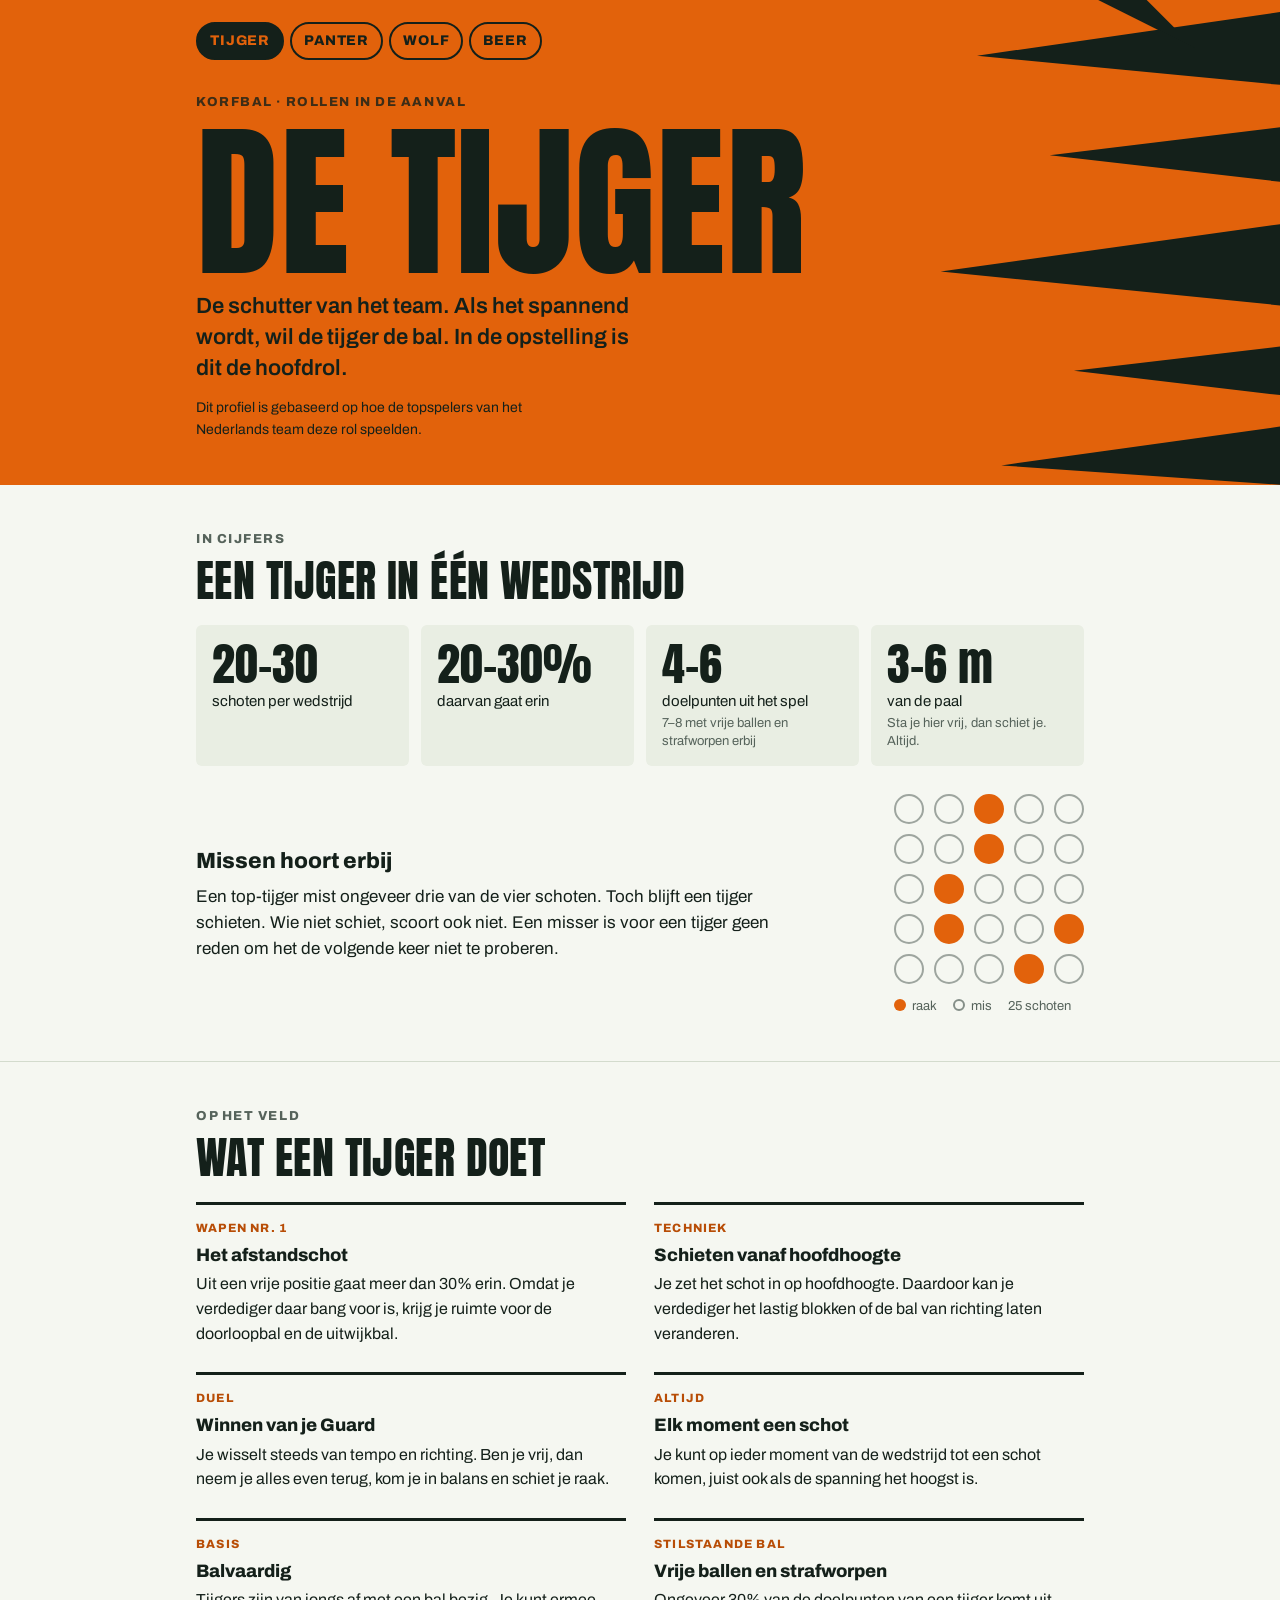
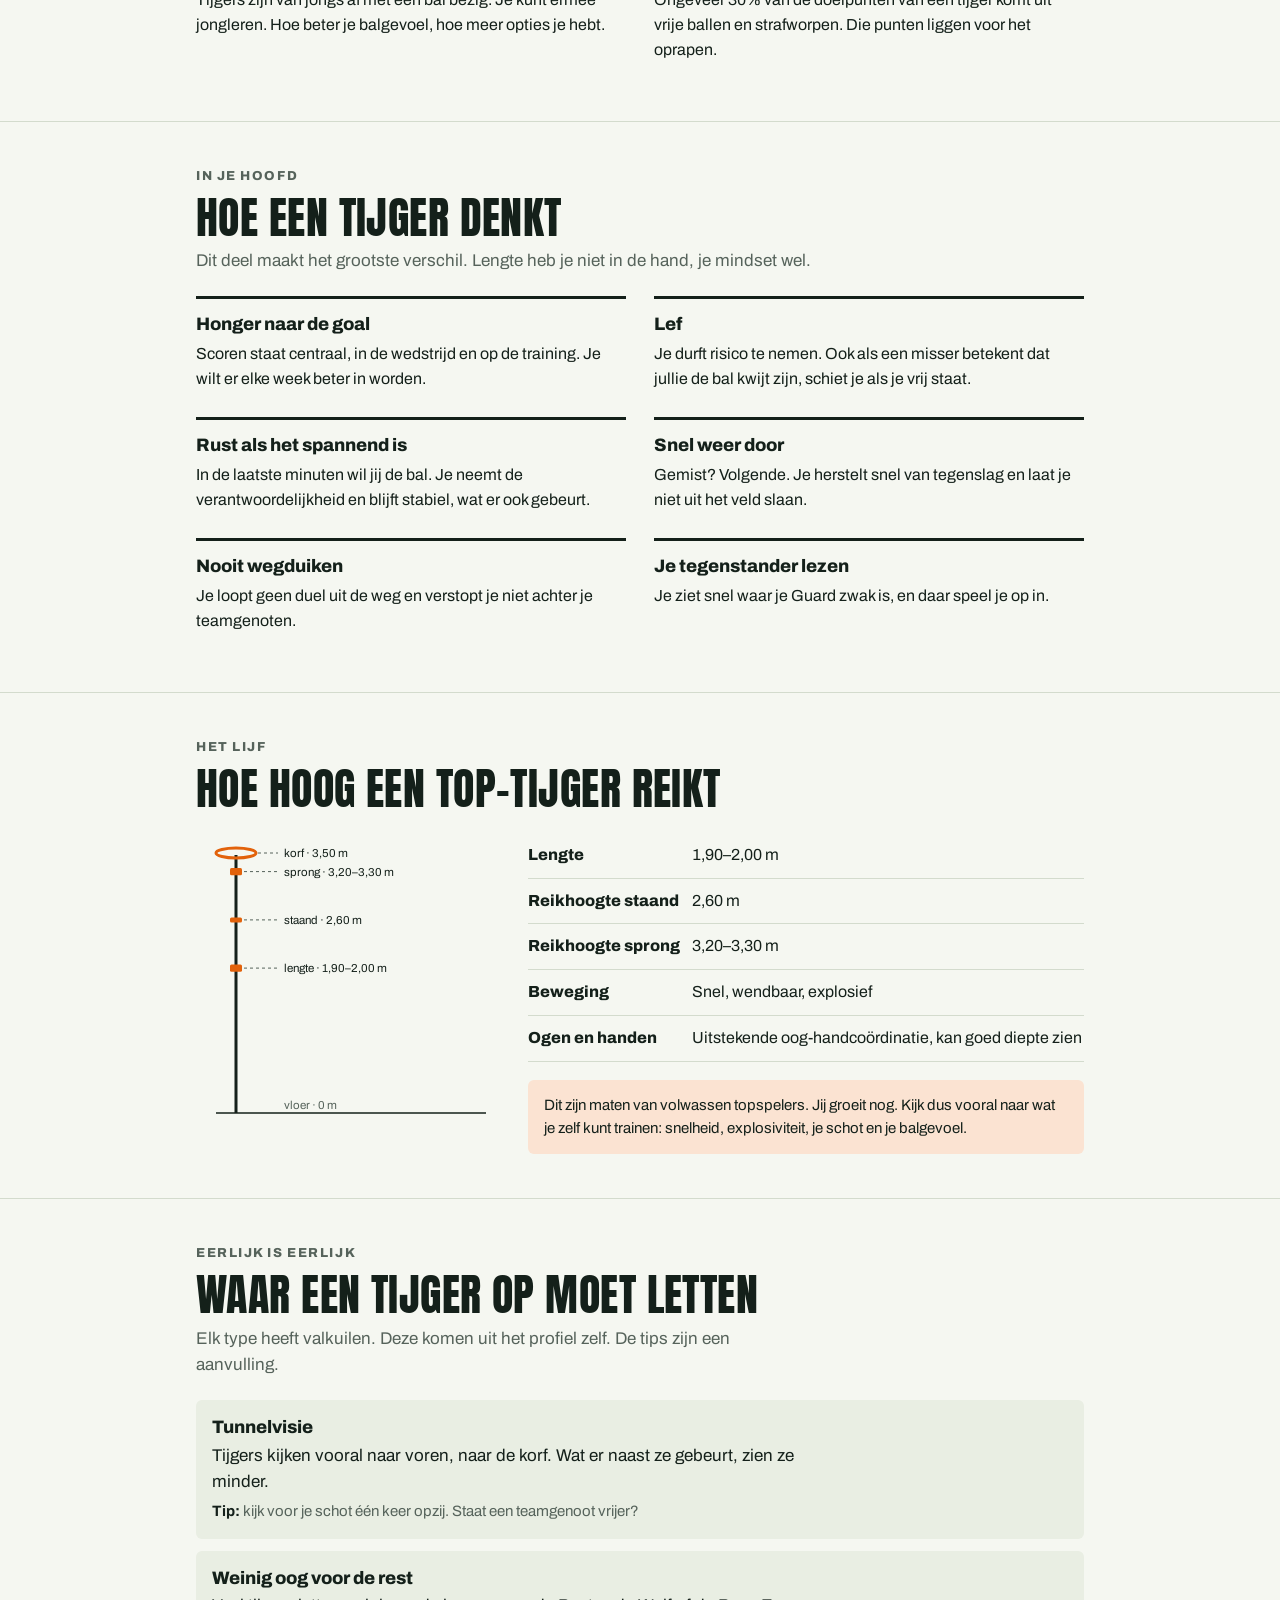
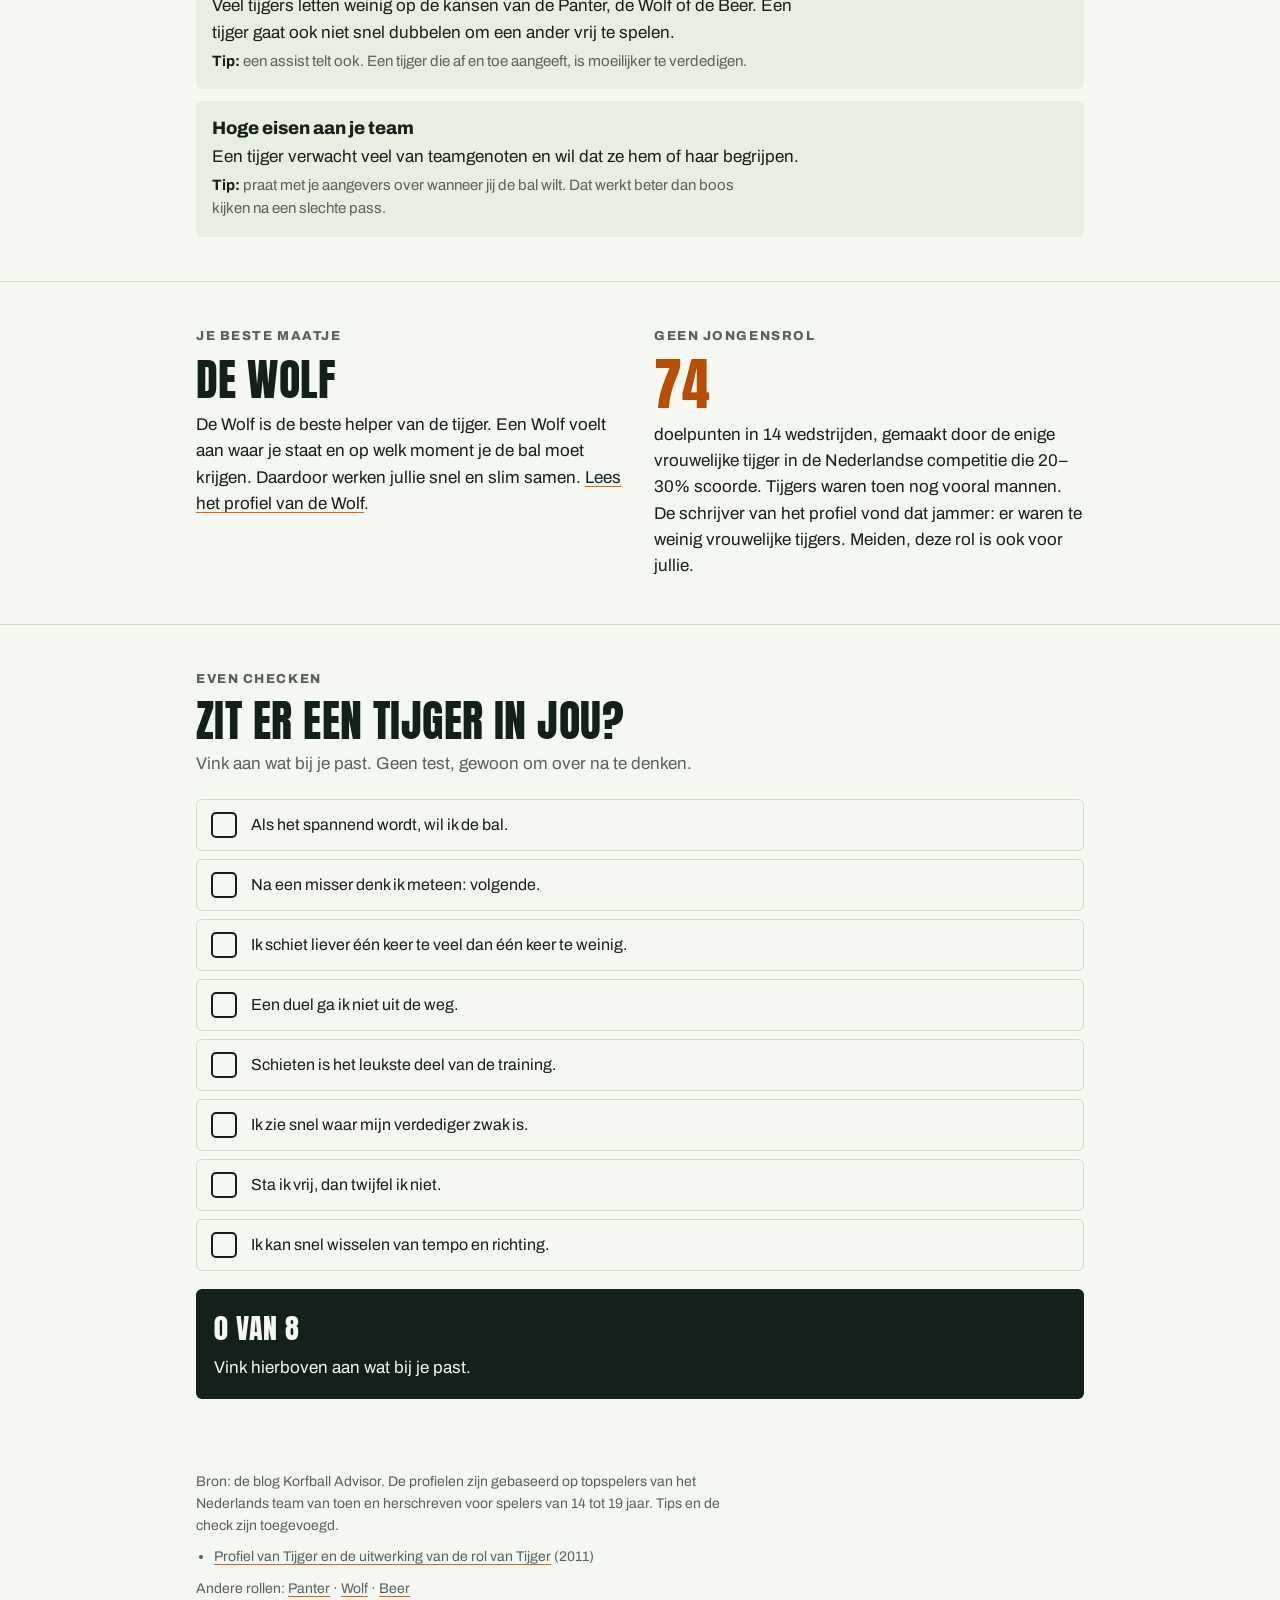
<file: index.html>
<!doctype html>
<html lang="nl">
<head>
<meta charset="utf-8">
<meta name="viewport" content="width=device-width, initial-scale=1, viewport-fit=cover">
<title>Profiel van de Tijger</title>
<meta name="description" content="Het korfbalprofiel van de Tijger, herschreven voor spelers van 14 tot 19 jaar.">
<link rel="preconnect" href="https://fonts.googleapis.com">
<link rel="preconnect" href="https://fonts.gstatic.com" crossorigin>
<link rel="stylesheet" href="https://fonts.googleapis.com/css2?family=Anton&family=Archivo:wght@400;600;800&display=swap">
<link rel="stylesheet" href="style.css?v=2">
<style>
:root { --band: #E2620B; --on-band: #14201A; --deco: #14201A; --acc: #B84D06; --fill: #E2620B; --on-fill: #14201A; --soft: #FBE3D2 }
@media (prefers-color-scheme: dark) { :root:not([data-theme="light"]) { --band: #FF8A2B; --on-band: #14201A; --deco: #14201A; --acc: #FF9A45; --fill: #FF8A2B; --on-fill: #14201A; --soft: #3A2414 } }
:root[data-theme="dark"] { --band: #FF8A2B; --on-band: #14201A; --deco: #14201A; --acc: #FF9A45; --fill: #FF8A2B; --on-fill: #14201A; --soft: #3A2414 }
</style>
</head>
<body>
<header class="hero">
  <svg class="deco" viewBox="0 0 400 400" preserveAspectRatio="xMaxYMid slice" aria-hidden="true"><polygon class="d" points="400,10 150,46 400,70"/><polygon class="d" points="400,105 210,128 400,150"/><polygon class="d" points="400,185 120,224 400,252"/><polygon class="d" points="400,286 230,306 400,326"/><polygon class="d" points="400,352 170,384 400,400"/><polygon class="d" points="290,0 250,0 330,40"/></svg>
  <div class="wrap">
    <nav class="roles" aria-label="Rollen in de aanval"><a href="index.html" aria-current="page">Tijger</a><a href="panter.html">Panter</a><a href="wolf.html">Wolf</a><a href="beer.html">Beer</a></nav>
    <span class="eyebrow">Korfbal · rollen in de aanval</span>
    <h1>De Tijger</h1>
    <p class="lead">De schutter van het team. Als het spannend wordt, wil de tijger de bal. In de opstelling is dit de hoofdrol.</p>
    <p class="note">Dit profiel is gebaseerd op hoe de topspelers van het Nederlands team deze rol speelden.</p>
  </div>
</header>
<main>
<section><div class="wrap"><div class="sec-head"><span class="eyebrow">In cijfers</span><h2>Een tijger in één wedstrijd</h2></div><div class="stats"><div class="stat"><b>20–30</b><span>schoten per wedstrijd</span></div><div class="stat"><b>20–30%</b><span>daarvan gaat erin</span></div><div class="stat"><b>4–6</b><span>doelpunten uit het spel</span><small>7–8 met vrije ballen en strafworpen erbij</small></div><div class="stat"><b>3–6 m</b><span>van de paal</span><small>Sta je hier vrij, dan schiet je. Altijd.</small></div></div><div class="feature"><div class="miss"><div><h3>Missen hoort erbij</h3><p>Een top-tijger mist ongeveer drie van de vier schoten. Toch blijft een tijger schieten. Wie niet schiet, scoort ook niet. Een misser is voor een tijger geen reden om het de volgende keer niet te proberen.</p></div><div><div class="dots" role="img" aria-label="25 schoten, waarvan 6 raak"><span class="dot"></span><span class="dot"></span><span class="dot hit"></span><span class="dot"></span><span class="dot"></span><span class="dot"></span><span class="dot"></span><span class="dot hit"></span><span class="dot"></span><span class="dot"></span><span class="dot"></span><span class="dot hit"></span><span class="dot"></span><span class="dot"></span><span class="dot"></span><span class="dot"></span><span class="dot hit"></span><span class="dot"></span><span class="dot"></span><span class="dot hit"></span><span class="dot"></span><span class="dot"></span><span class="dot"></span><span class="dot hit"></span><span class="dot"></span></div><div class="legend"><span><i class="h"></i>raak</span><span><i class="m"></i>mis</span><span>25 schoten</span></div></div></div></div></div></section>
<section><div class="wrap"><div class="sec-head"><span class="eyebrow">Op het veld</span><h2>Wat een tijger doet</h2></div><div class="grid"><div class="item"><span class="tag">Wapen nr. 1</span><h3>Het afstandschot</h3><p>Uit een vrije positie gaat meer dan 30% erin. Omdat je verdediger daar bang voor is, krijg je ruimte voor de doorloopbal en de uitwijkbal.</p></div><div class="item"><span class="tag">Techniek</span><h3>Schieten vanaf hoofdhoogte</h3><p>Je zet het schot in op hoofdhoogte. Daardoor kan je verdediger het lastig blokken of de bal van richting laten veranderen.</p></div><div class="item"><span class="tag">Duel</span><h3>Winnen van je Guard</h3><p>Je wisselt steeds van tempo en richting. Ben je vrij, dan neem je alles even terug, kom je in balans en schiet je raak.</p></div><div class="item"><span class="tag">Altijd</span><h3>Elk moment een schot</h3><p>Je kunt op ieder moment van de wedstrijd tot een schot komen, juist ook als de spanning het hoogst is.</p></div><div class="item"><span class="tag">Basis</span><h3>Balvaardig</h3><p>Tijgers zijn van jongs af met een bal bezig. Je kunt ermee jongleren. Hoe beter je balgevoel, hoe meer opties je hebt.</p></div><div class="item"><span class="tag">Stilstaande bal</span><h3>Vrije ballen en strafworpen</h3><p>Ongeveer 30% van de doelpunten van een tijger komt uit vrije ballen en strafworpen. Die punten liggen voor het oprapen.</p></div></div></div></section>
<section><div class="wrap"><div class="sec-head"><span class="eyebrow">In je hoofd</span><h2>Hoe een tijger denkt</h2><p>Dit deel maakt het grootste verschil. Lengte heb je niet in de hand, je mindset wel.</p></div><div class="grid"><div class="item"><h3>Honger naar de goal</h3><p>Scoren staat centraal, in de wedstrijd en op de training. Je wilt er elke week beter in worden.</p></div><div class="item"><h3>Lef</h3><p>Je durft risico te nemen. Ook als een misser betekent dat jullie de bal kwijt zijn, schiet je als je vrij staat.</p></div><div class="item"><h3>Rust als het spannend is</h3><p>In de laatste minuten wil jij de bal. Je neemt de verantwoordelijkheid en blijft stabiel, wat er ook gebeurt.</p></div><div class="item"><h3>Snel weer door</h3><p>Gemist? Volgende. Je herstelt snel van tegenslag en laat je niet uit het veld slaan.</p></div><div class="item"><h3>Nooit wegduiken</h3><p>Je loopt geen duel uit de weg en verstopt je niet achter je teamgenoten.</p></div><div class="item"><h3>Je tegenstander lezen</h3><p>Je ziet snel waar je Guard zwak is, en daar speel je op in.</p></div></div></div></section>
<section><div class="wrap"><div class="sec-head"><span class="eyebrow">Het lijf</span><h2>Hoe hoog een top-tijger reikt</h2></div><div class="body-wrap"><svg class="ruler" viewBox="0 0 300 300" role="img" aria-label="Schaal van 0 tot 3,50 meter: lengte 1,90 tot 2,00 m, reikhoogte staand 2,60 m, in sprong 3,20 tot 3,30 m, korf op 3,50 m"><line class="ln" x1="40" y1="280" x2="40" y2="22" stroke-width="3"/><line class="ln" x1="20" y1="280" x2="290" y2="280" stroke-width="1.5"/><ellipse class="korf" cx="40" cy="20" rx="20" ry="5" stroke-width="3"/><line class="tick" x1="62" y1="20" x2="82" y2="20"/><text x="88" y="24">korf · 3,50 m</text><rect class="band" x="34" y="34.9" width="12" height="7.4" rx="1.5"/><line class="tick" x1="48" y1="38.6" x2="82" y2="38.6"/><text x="88" y="42.6">sprong · 3,20–3,30 m</text><rect class="band" x="34" y="84.4" width="12" height="5.0" rx="1.5"/><line class="tick" x1="48" y1="86.9" x2="82" y2="86.9"/><text x="88" y="90.9">staand · 2,60 m</text><rect class="band" x="34" y="131.4" width="12" height="7.4" rx="1.5"/><line class="tick" x1="48" y1="135.1" x2="82" y2="135.1"/><text x="88" y="139.1">lengte · 1,90–2,00 m</text><text class="mut" x="88" y="276">vloer · 0 m</text></svg><div><dl class="facts"><div class="fact"><dt>Lengte</dt><dd>1,90–2,00 m</dd></div><div class="fact"><dt>Reikhoogte staand</dt><dd>2,60 m</dd></div><div class="fact"><dt>Reikhoogte sprong</dt><dd>3,20–3,30 m</dd></div><div class="fact"><dt>Beweging</dt><dd>Snel, wendbaar, explosief</dd></div><div class="fact"><dt>Ogen en handen</dt><dd>Uitstekende oog-handcoördinatie, kan goed diepte zien</dd></div></dl><p class="callout">Dit zijn maten van volwassen topspelers. Jij groeit nog. Kijk dus vooral naar wat je zelf kunt trainen: snelheid, explosiviteit, je schot en je balgevoel.</p></div></div></div></section>
<section><div class="wrap"><div class="sec-head"><span class="eyebrow">Eerlijk is eerlijk</span><h2>Waar een tijger op moet letten</h2><p>Elk type heeft valkuilen. Deze komen uit het profiel zelf. De tips zijn een aanvulling.</p></div><ul class="watch"><li><h3>Tunnelvisie</h3><p>Tijgers kijken vooral naar voren, naar de korf. Wat er naast ze gebeurt, zien ze minder.</p><p class="tip"><b>Tip:</b> kijk voor je schot één keer opzij. Staat een teamgenoot vrijer?</p></li><li><h3>Weinig oog voor de rest</h3><p>Veel tijgers letten weinig op de kansen van de Panter, de Wolf of de Beer. Een tijger gaat ook niet snel dubbelen om een ander vrij te spelen.</p><p class="tip"><b>Tip:</b> een assist telt ook. Een tijger die af en toe aangeeft, is moeilijker te verdedigen.</p></li><li><h3>Hoge eisen aan je team</h3><p>Een tijger verwacht veel van teamgenoten en wil dat ze hem of haar begrijpen.</p><p class="tip"><b>Tip:</b> praat met je aangevers over wanneer jij de bal wilt. Dat werkt beter dan boos kijken na een slechte pass.</p></li></ul></div></section>
<section><div class="wrap duo"><div><span class="eyebrow">Je beste maatje</span><h2>De Wolf</h2><p>De Wolf is de beste helper van de tijger. Een Wolf voelt aan waar je staat en op welk moment je de bal moet krijgen. Daardoor werken jullie snel en slim samen. <a href="wolf.html">Lees het profiel van de Wolf</a>.</p></div><div><span class="eyebrow">Geen jongensrol</span><span class="big">74</span><p>doelpunten in 14 wedstrijden, gemaakt door de enige vrouwelijke tijger in de Nederlandse competitie die 20–30% scoorde. Tijgers waren toen nog vooral mannen. De schrijver van het profiel vond dat jammer: er waren te weinig vrouwelijke tijgers. Meiden, deze rol is ook voor jullie.</p></div></div></section>
<section><div class="wrap"><div class="sec-head"><span class="eyebrow">Even checken</span><h2>Zit er een tijger in jou?</h2><p>Vink aan wat bij je past. Geen test, gewoon om over na te denken.</p></div><ul class="check" id="check"><li><label for="c1"><input type="checkbox" id="c1"><span class="box"><svg viewBox="0 0 16 16" aria-hidden="true"><path d="M3 8.5l3.2 3L13 4.5" fill="none" stroke-width="2.5" stroke-linecap="round" stroke-linejoin="round"/></svg></span><span>Als het spannend wordt, wil ik de bal.</span></label></li><li><label for="c2"><input type="checkbox" id="c2"><span class="box"><svg viewBox="0 0 16 16" aria-hidden="true"><path d="M3 8.5l3.2 3L13 4.5" fill="none" stroke-width="2.5" stroke-linecap="round" stroke-linejoin="round"/></svg></span><span>Na een misser denk ik meteen: volgende.</span></label></li><li><label for="c3"><input type="checkbox" id="c3"><span class="box"><svg viewBox="0 0 16 16" aria-hidden="true"><path d="M3 8.5l3.2 3L13 4.5" fill="none" stroke-width="2.5" stroke-linecap="round" stroke-linejoin="round"/></svg></span><span>Ik schiet liever één keer te veel dan één keer te weinig.</span></label></li><li><label for="c4"><input type="checkbox" id="c4"><span class="box"><svg viewBox="0 0 16 16" aria-hidden="true"><path d="M3 8.5l3.2 3L13 4.5" fill="none" stroke-width="2.5" stroke-linecap="round" stroke-linejoin="round"/></svg></span><span>Een duel ga ik niet uit de weg.</span></label></li><li><label for="c5"><input type="checkbox" id="c5"><span class="box"><svg viewBox="0 0 16 16" aria-hidden="true"><path d="M3 8.5l3.2 3L13 4.5" fill="none" stroke-width="2.5" stroke-linecap="round" stroke-linejoin="round"/></svg></span><span>Schieten is het leukste deel van de training.</span></label></li><li><label for="c6"><input type="checkbox" id="c6"><span class="box"><svg viewBox="0 0 16 16" aria-hidden="true"><path d="M3 8.5l3.2 3L13 4.5" fill="none" stroke-width="2.5" stroke-linecap="round" stroke-linejoin="round"/></svg></span><span>Ik zie snel waar mijn verdediger zwak is.</span></label></li><li><label for="c7"><input type="checkbox" id="c7"><span class="box"><svg viewBox="0 0 16 16" aria-hidden="true"><path d="M3 8.5l3.2 3L13 4.5" fill="none" stroke-width="2.5" stroke-linecap="round" stroke-linejoin="round"/></svg></span><span>Sta ik vrij, dan twijfel ik niet.</span></label></li><li><label for="c8"><input type="checkbox" id="c8"><span class="box"><svg viewBox="0 0 16 16" aria-hidden="true"><path d="M3 8.5l3.2 3L13 4.5" fill="none" stroke-width="2.5" stroke-linecap="round" stroke-linejoin="round"/></svg></span><span>Ik kan snel wisselen van tempo en richting.</span></label></li></ul>
<div class="result" aria-live="polite"><b id="score">0 van 8</b><span id="verdict">Vink hierboven aan wat bij je past.</span></div></div></section>
</main>
<footer>
  <div class="wrap">
    <p>Bron: de blog Korfball Advisor. De profielen zijn gebaseerd op topspelers van het Nederlands team van toen en herschreven voor spelers van 14 tot 19 jaar. Tips en de check zijn toegevoegd.</p>
    <ul><li><a href="https://korfballadvisor.blogspot.com/2011/06/profiel-van-tijger-en-de-uitwerking-van.html" target="_blank" rel="noopener">Profiel van Tijger en de uitwerking van de rol van Tijger</a> (2011)</li></ul>
    <p>Andere rollen: <a href="panter.html">Panter</a> · <a href="wolf.html">Wolf</a> · <a href="beer.html">Beer</a></p>
  </div>
</footer>
<script>
(function () {
  var boxes = document.querySelectorAll('#check input');
  var score = document.getElementById('score');
  var verdict = document.getElementById('verdict');
  function update() {
    var n = 0;
    boxes.forEach(function (b) { if (b.checked) n++; });
    score.textContent = n + ' van 8';
    if (n === 0) verdict.textContent = 'Vink hierboven aan wat bij je past.';
    else if (n <= 2) verdict.textContent = 'Je kracht zit waarschijnlijk ergens anders. Kijk ook eens bij de Panter, de Wolf of de Beer.';
    else if (n <= 5) verdict.textContent = 'Er zit een tijger in je. Werk aan je schot en je lef, en kijk wat er gebeurt.';
    else verdict.textContent = 'Tijger-alarm. Vraag je trainer eens of deze rol bij je past.';
  }
  boxes.forEach(function (b) { b.addEventListener('change', update); });
  update();
})();
</script>
</body>
</html>
</file>
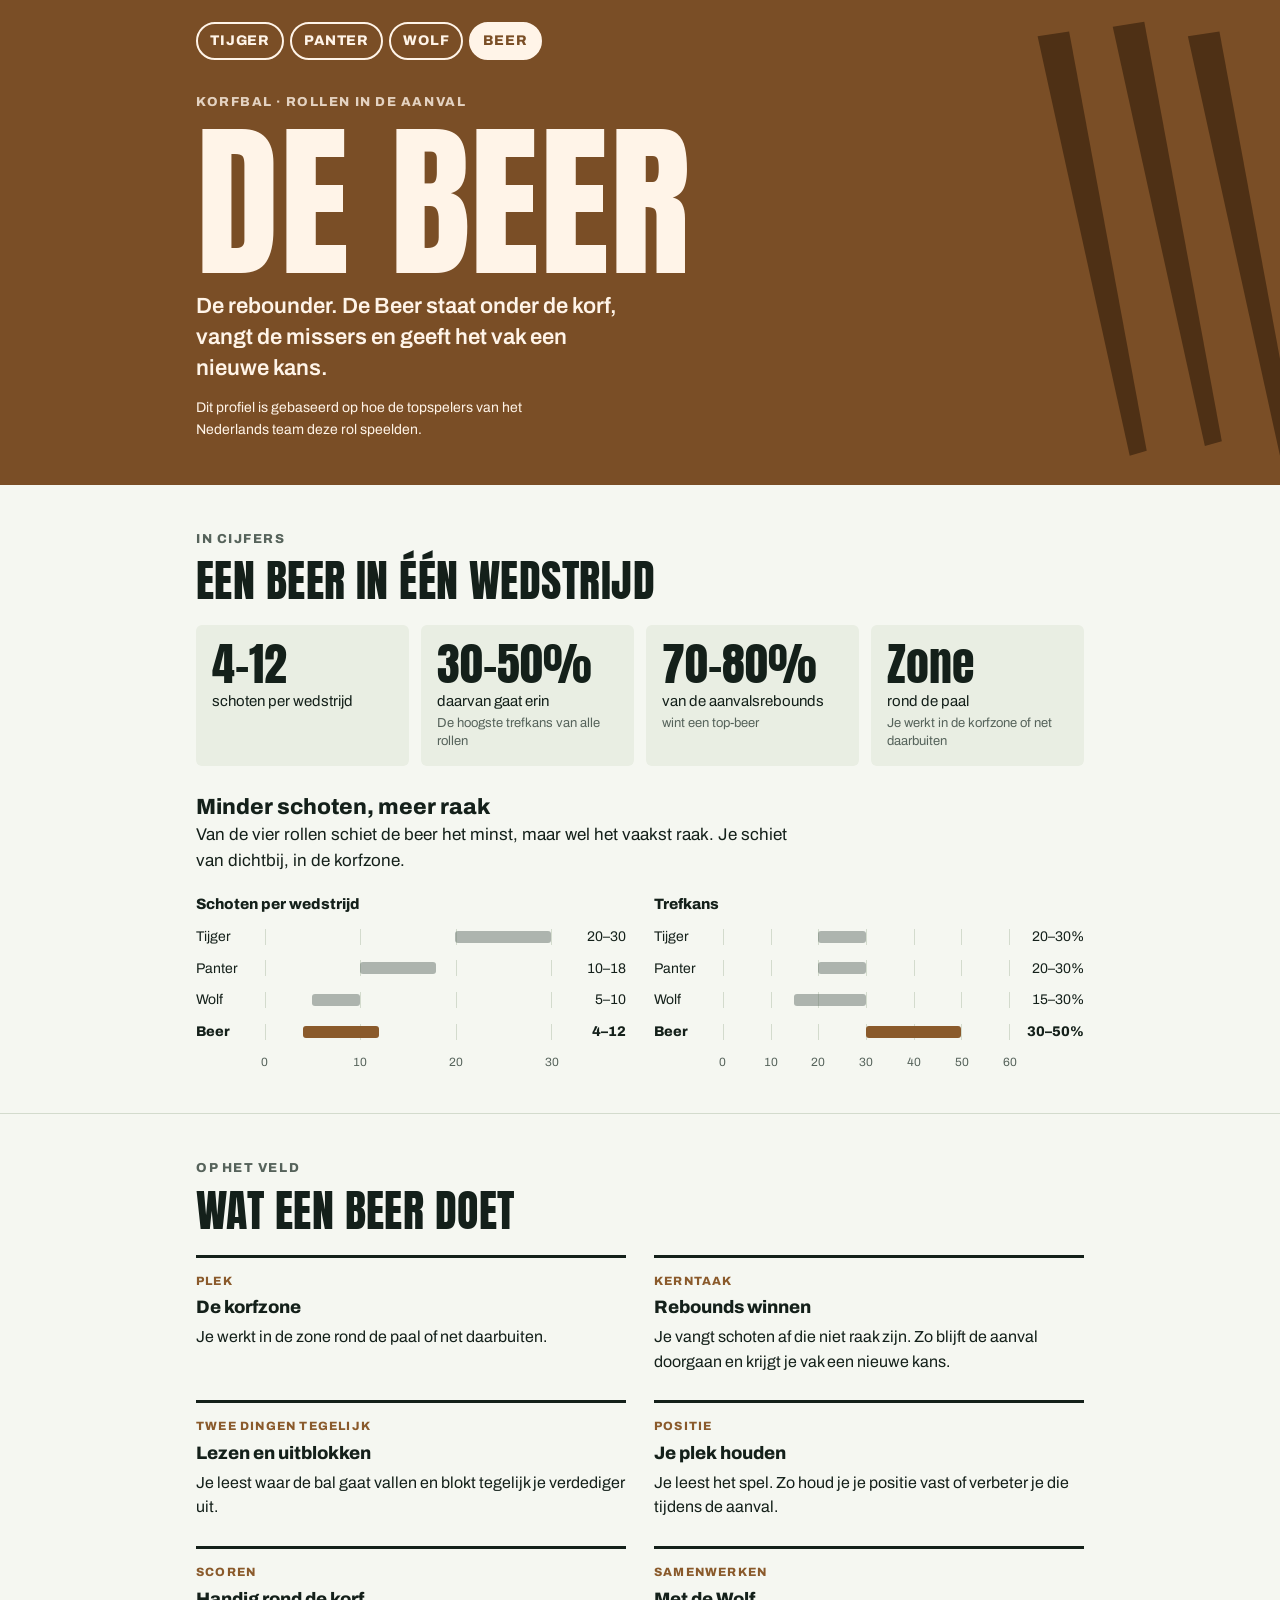
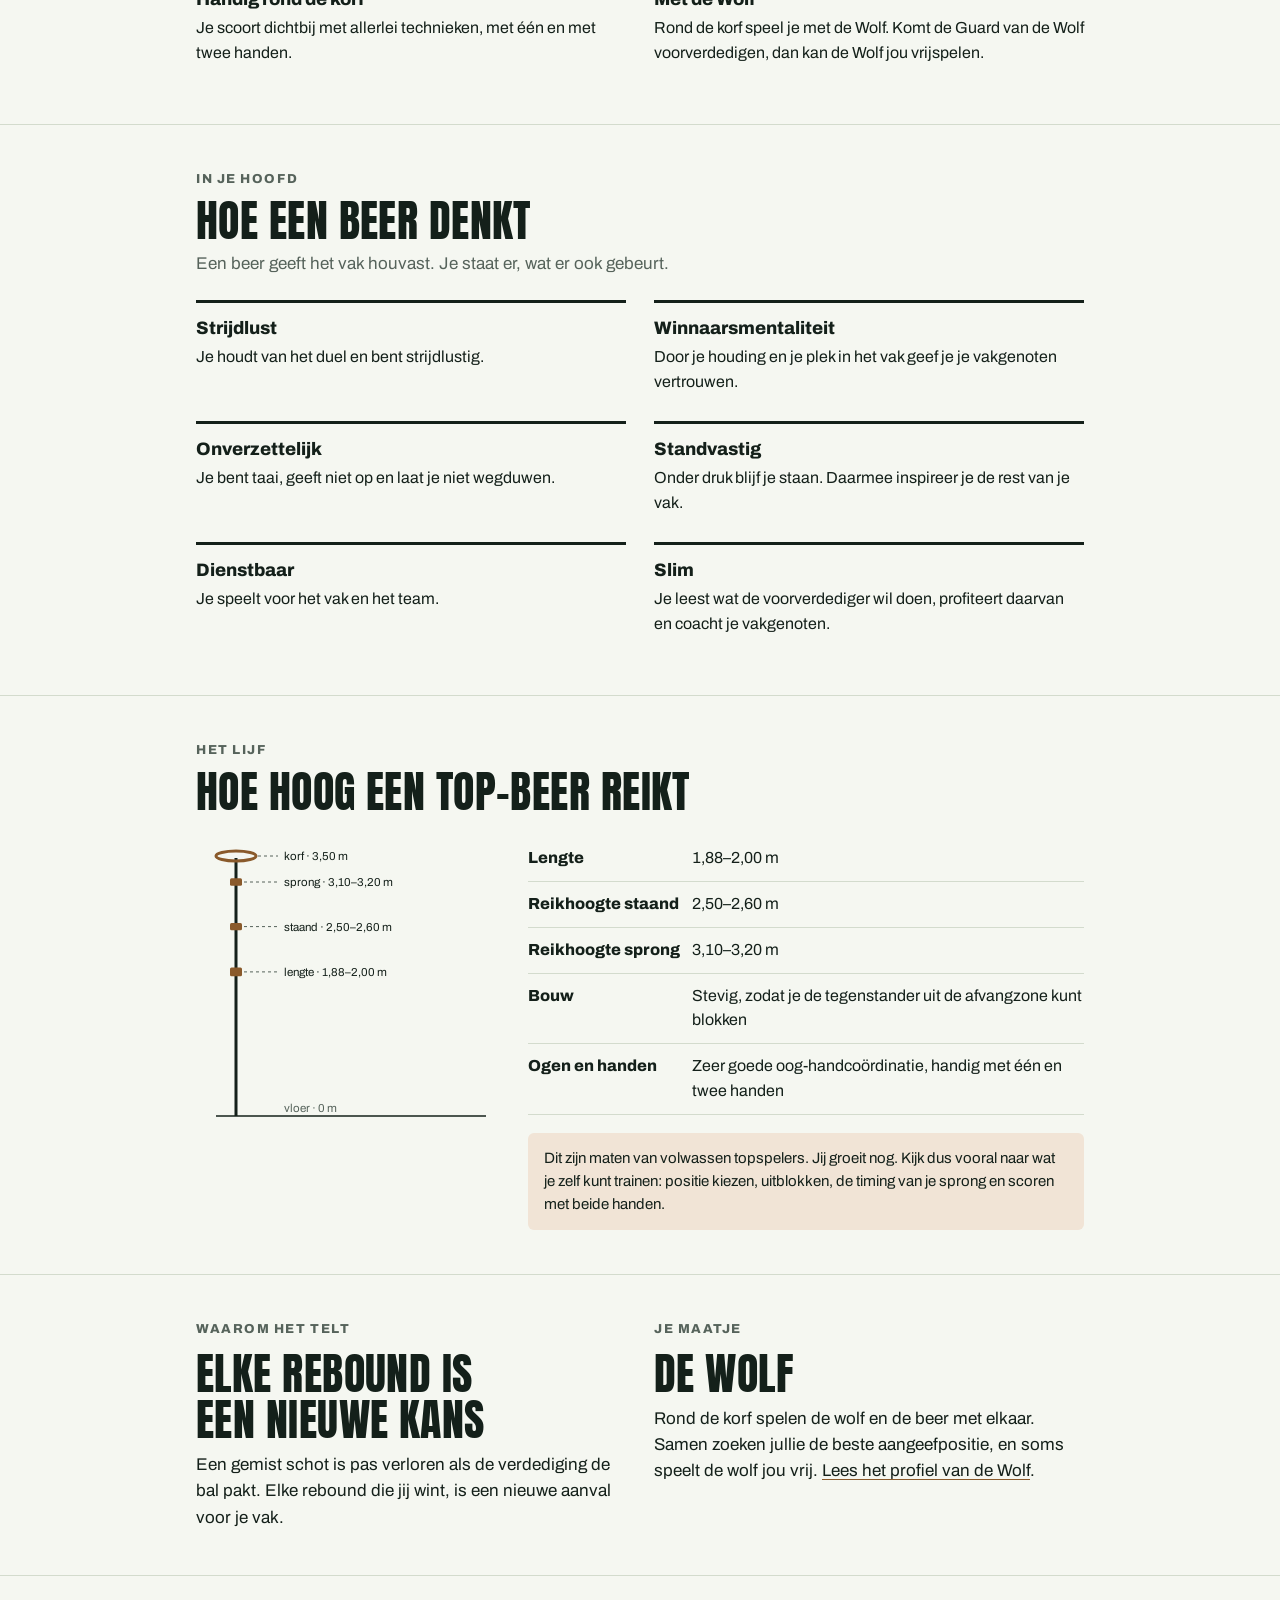
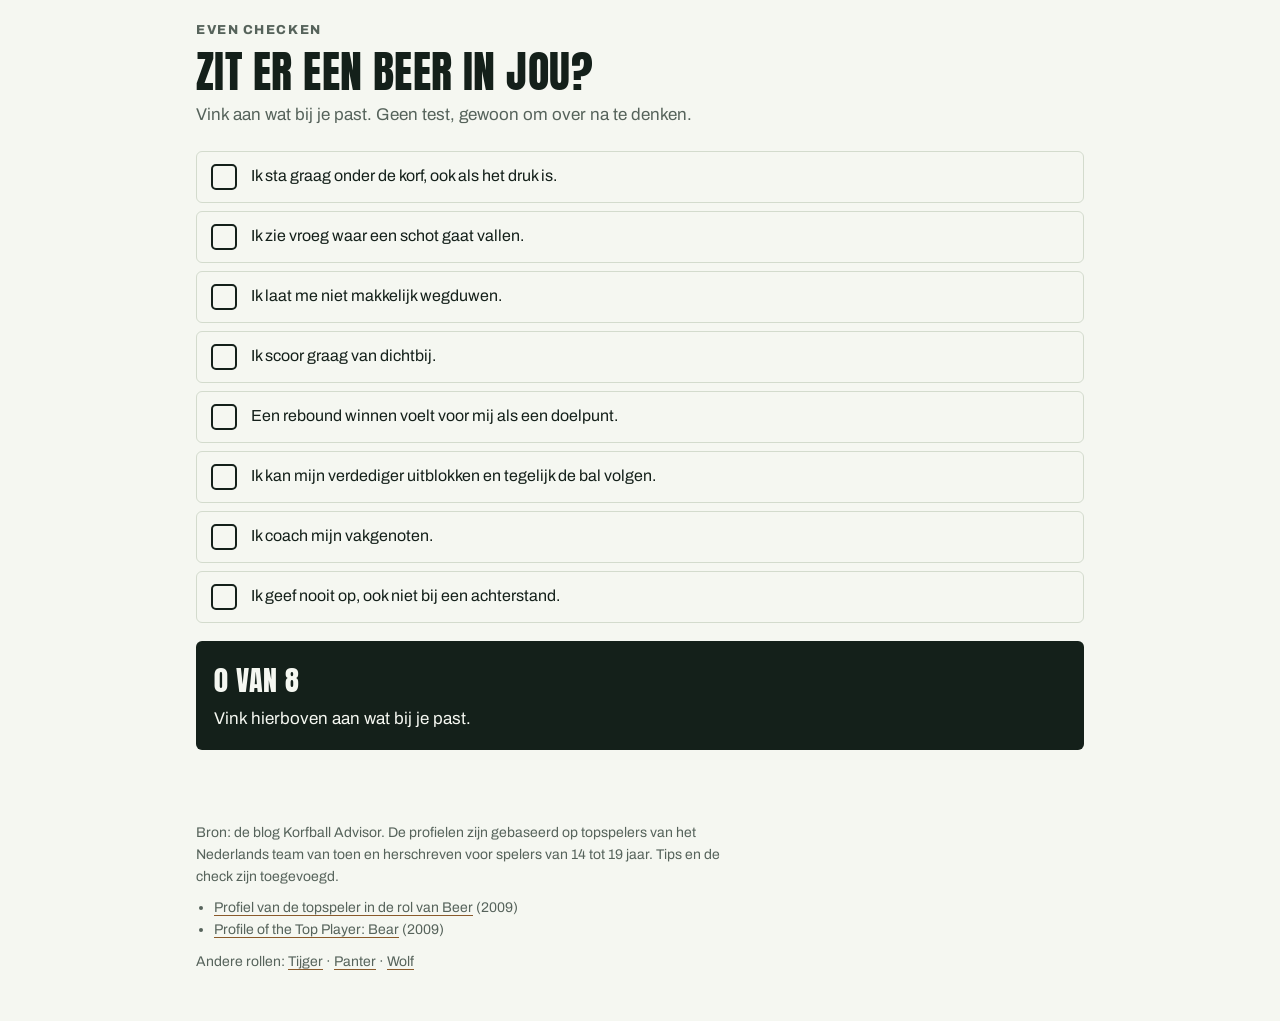
<file: beer.html>
<!doctype html>
<html lang="nl">
<head>
<meta charset="utf-8">
<meta name="viewport" content="width=device-width, initial-scale=1, viewport-fit=cover">
<title>Profiel van de Beer</title>
<meta name="description" content="Het korfbalprofiel van de Beer, herschreven voor spelers van 14 tot 19 jaar.">
<link rel="preconnect" href="https://fonts.googleapis.com">
<link rel="preconnect" href="https://fonts.gstatic.com" crossorigin>
<link rel="stylesheet" href="https://fonts.googleapis.com/css2?family=Anton&family=Archivo:wght@400;600;800&display=swap">
<link rel="stylesheet" href="style.css?v=2">
<style>
:root { --band: #7A4E26; --on-band: #FFF4E8; --deco: #4E3015; --acc: #8A5A2B; --fill: #8A5A2B; --on-fill: #FFFFFF; --soft: #F1E4D6 }
@media (prefers-color-scheme: dark) { :root:not([data-theme="light"]) { --band: #6B4421; --on-band: #FFF4E8; --deco: #3E2610; --acc: #D9A46B; --fill: #D9A46B; --on-fill: #14201A; --soft: #33251A } }
:root[data-theme="dark"] { --band: #6B4421; --on-band: #FFF4E8; --deco: #3E2610; --acc: #D9A46B; --fill: #D9A46B; --on-fill: #14201A; --soft: #33251A }
</style>
</head>
<body>
<header class="hero">
  <svg class="deco" viewBox="0 0 400 400" preserveAspectRatio="xMaxYMid slice" aria-hidden="true"><polygon class="d" points="200,30 226,26 290,372 276,376"/><polygon class="d" points="262,22 288,18 352,364 338,368"/><polygon class="d" points="324,30 350,26 414,372 400,376"/></svg>
  <div class="wrap">
    <nav class="roles" aria-label="Rollen in de aanval"><a href="index.html">Tijger</a><a href="panter.html">Panter</a><a href="wolf.html">Wolf</a><a href="beer.html" aria-current="page">Beer</a></nav>
    <span class="eyebrow">Korfbal · rollen in de aanval</span>
    <h1>De Beer</h1>
    <p class="lead">De rebounder. De Beer staat onder de korf, vangt de missers en geeft het vak een nieuwe kans.</p>
    <p class="note">Dit profiel is gebaseerd op hoe de topspelers van het Nederlands team deze rol speelden.</p>
  </div>
</header>
<main>
<section><div class="wrap"><div class="sec-head"><span class="eyebrow">In cijfers</span><h2>Een beer in één wedstrijd</h2></div><div class="stats"><div class="stat"><b>4–12</b><span>schoten per wedstrijd</span></div><div class="stat"><b>30–50%</b><span>daarvan gaat erin</span><small>De hoogste trefkans van alle rollen</small></div><div class="stat"><b>70–80%</b><span>van de aanvalsrebounds</span><small>wint een top-beer</small></div><div class="stat"><b>Zone</b><span>rond de paal</span><small>Je werkt in de korfzone of net daarbuiten</small></div></div><div class="feature"><div><h3>Minder schoten, meer raak</h3><p>Van de vier rollen schiet de beer het minst, maar wel het vaakst raak. Je schiet van dichtbij, in de korfzone.</p></div><div class="charts"><div class="rc"><h4>Schoten per wedstrijd</h4><div class="rc-row"><span>Tijger</span><div class="rc-track" style="--step: 33.3333%"><div class="rc-bar" style="left: 66.67%; width: 33.33%"></div></div><span class="rc-val">20–30</span></div><div class="rc-row"><span>Panter</span><div class="rc-track" style="--step: 33.3333%"><div class="rc-bar" style="left: 33.33%; width: 26.67%"></div></div><span class="rc-val">10–18</span></div><div class="rc-row"><span>Wolf</span><div class="rc-track" style="--step: 33.3333%"><div class="rc-bar" style="left: 16.67%; width: 16.67%"></div></div><span class="rc-val">5–10</span></div><div class="rc-row me"><span>Beer</span><div class="rc-track" style="--step: 33.3333%"><div class="rc-bar" style="left: 13.33%; width: 26.67%"></div></div><span class="rc-val">4–12</span></div><div class="rc-axis" aria-hidden="true"><span></span><div><span style="left: 0.00%">0</span><span style="left: 33.33%">10</span><span style="left: 66.67%">20</span><span style="left: 100.00%">30</span></div><span></span></div></div><div class="rc"><h4>Trefkans</h4><div class="rc-row"><span>Tijger</span><div class="rc-track" style="--step: 16.6667%"><div class="rc-bar" style="left: 33.33%; width: 16.67%"></div></div><span class="rc-val">20–30%</span></div><div class="rc-row"><span>Panter</span><div class="rc-track" style="--step: 16.6667%"><div class="rc-bar" style="left: 33.33%; width: 16.67%"></div></div><span class="rc-val">20–30%</span></div><div class="rc-row"><span>Wolf</span><div class="rc-track" style="--step: 16.6667%"><div class="rc-bar" style="left: 25.00%; width: 25.00%"></div></div><span class="rc-val">15–30%</span></div><div class="rc-row me"><span>Beer</span><div class="rc-track" style="--step: 16.6667%"><div class="rc-bar" style="left: 50.00%; width: 33.33%"></div></div><span class="rc-val">30–50%</span></div><div class="rc-axis" aria-hidden="true"><span></span><div><span style="left: 0.00%">0</span><span style="left: 16.67%">10</span><span style="left: 33.33%">20</span><span style="left: 50.00%">30</span><span style="left: 66.67%">40</span><span style="left: 83.33%">50</span><span style="left: 100.00%">60</span></div><span></span></div></div></div></div></div></section>
<section><div class="wrap"><div class="sec-head"><span class="eyebrow">Op het veld</span><h2>Wat een beer doet</h2></div><div class="grid"><div class="item"><span class="tag">Plek</span><h3>De korfzone</h3><p>Je werkt in de zone rond de paal of net daarbuiten.</p></div><div class="item"><span class="tag">Kerntaak</span><h3>Rebounds winnen</h3><p>Je vangt schoten af die niet raak zijn. Zo blijft de aanval doorgaan en krijgt je vak een nieuwe kans.</p></div><div class="item"><span class="tag">Twee dingen tegelijk</span><h3>Lezen en uitblokken</h3><p>Je leest waar de bal gaat vallen en blokt tegelijk je verdediger uit.</p></div><div class="item"><span class="tag">Positie</span><h3>Je plek houden</h3><p>Je leest het spel. Zo houd je je positie vast of verbeter je die tijdens de aanval.</p></div><div class="item"><span class="tag">Scoren</span><h3>Handig rond de korf</h3><p>Je scoort dichtbij met allerlei technieken, met één en met twee handen.</p></div><div class="item"><span class="tag">Samenwerken</span><h3>Met de Wolf</h3><p>Rond de korf speel je met de Wolf. Komt de Guard van de Wolf voorverdedigen, dan kan de Wolf jou vrijspelen.</p></div></div></div></section>
<section><div class="wrap"><div class="sec-head"><span class="eyebrow">In je hoofd</span><h2>Hoe een beer denkt</h2><p>Een beer geeft het vak houvast. Je staat er, wat er ook gebeurt.</p></div><div class="grid"><div class="item"><h3>Strijdlust</h3><p>Je houdt van het duel en bent strijdlustig.</p></div><div class="item"><h3>Winnaarsmentaliteit</h3><p>Door je houding en je plek in het vak geef je je vakgenoten vertrouwen.</p></div><div class="item"><h3>Onverzettelijk</h3><p>Je bent taai, geeft niet op en laat je niet wegduwen.</p></div><div class="item"><h3>Standvastig</h3><p>Onder druk blijf je staan. Daarmee inspireer je de rest van je vak.</p></div><div class="item"><h3>Dienstbaar</h3><p>Je speelt voor het vak en het team.</p></div><div class="item"><h3>Slim</h3><p>Je leest wat de voorverdediger wil doen, profiteert daarvan en coacht je vakgenoten.</p></div></div></div></section>
<section><div class="wrap"><div class="sec-head"><span class="eyebrow">Het lijf</span><h2>Hoe hoog een top-beer reikt</h2></div><div class="body-wrap"><svg class="ruler" viewBox="0 0 300 300" role="img" aria-label="Schaal van 0 tot 3,50 meter: lengte 1,88 tot 2,00 m, reikhoogte staand 2,50 tot 2,60 m, in sprong 3,10 tot 3,20 m, korf op 3,50 m"><line class="ln" x1="40" y1="280" x2="40" y2="22" stroke-width="3"/><line class="ln" x1="20" y1="280" x2="290" y2="280" stroke-width="1.5"/><ellipse class="korf" cx="40" cy="20" rx="20" ry="5" stroke-width="3"/><line class="tick" x1="62" y1="20" x2="82" y2="20"/><text x="88" y="24">korf · 3,50 m</text><rect class="band" x="34" y="42.3" width="12" height="7.4" rx="1.5"/><line class="tick" x1="48" y1="46.0" x2="82" y2="46.0"/><text x="88" y="50.0">sprong · 3,10–3,20 m</text><rect class="band" x="34" y="86.9" width="12" height="7.4" rx="1.5"/><line class="tick" x1="48" y1="90.6" x2="82" y2="90.6"/><text x="88" y="94.6">staand · 2,50–2,60 m</text><rect class="band" x="34" y="131.4" width="12" height="8.9" rx="1.5"/><line class="tick" x1="48" y1="135.9" x2="82" y2="135.9"/><text x="88" y="139.9">lengte · 1,88–2,00 m</text><text class="mut" x="88" y="276">vloer · 0 m</text></svg><div><dl class="facts"><div class="fact"><dt>Lengte</dt><dd>1,88–2,00 m</dd></div><div class="fact"><dt>Reikhoogte staand</dt><dd>2,50–2,60 m</dd></div><div class="fact"><dt>Reikhoogte sprong</dt><dd>3,10–3,20 m</dd></div><div class="fact"><dt>Bouw</dt><dd>Stevig, zodat je de tegenstander uit de afvangzone kunt blokken</dd></div><div class="fact"><dt>Ogen en handen</dt><dd>Zeer goede oog-handcoördinatie, handig met één en twee handen</dd></div></dl><p class="callout">Dit zijn maten van volwassen topspelers. Jij groeit nog. Kijk dus vooral naar wat je zelf kunt trainen: positie kiezen, uitblokken, de timing van je sprong en scoren met beide handen.</p></div></div></div></section>

<section><div class="wrap duo"><div><span class="eyebrow">Waarom het telt</span><h2>Elke rebound is een nieuwe kans</h2><p>Een gemist schot is pas verloren als de verdediging de bal pakt. Elke rebound die jij wint, is een nieuwe aanval voor je vak.</p></div><div><span class="eyebrow">Je maatje</span><h2>De Wolf</h2><p>Rond de korf spelen de wolf en de beer met elkaar. Samen zoeken jullie de beste aangeefpositie, en soms speelt de wolf jou vrij. <a href="wolf.html">Lees het profiel van de Wolf</a>.</p></div></div></section>
<section><div class="wrap"><div class="sec-head"><span class="eyebrow">Even checken</span><h2>Zit er een beer in jou?</h2><p>Vink aan wat bij je past. Geen test, gewoon om over na te denken.</p></div><ul class="check" id="check"><li><label for="c1"><input type="checkbox" id="c1"><span class="box"><svg viewBox="0 0 16 16" aria-hidden="true"><path d="M3 8.5l3.2 3L13 4.5" fill="none" stroke-width="2.5" stroke-linecap="round" stroke-linejoin="round"/></svg></span><span>Ik sta graag onder de korf, ook als het druk is.</span></label></li><li><label for="c2"><input type="checkbox" id="c2"><span class="box"><svg viewBox="0 0 16 16" aria-hidden="true"><path d="M3 8.5l3.2 3L13 4.5" fill="none" stroke-width="2.5" stroke-linecap="round" stroke-linejoin="round"/></svg></span><span>Ik zie vroeg waar een schot gaat vallen.</span></label></li><li><label for="c3"><input type="checkbox" id="c3"><span class="box"><svg viewBox="0 0 16 16" aria-hidden="true"><path d="M3 8.5l3.2 3L13 4.5" fill="none" stroke-width="2.5" stroke-linecap="round" stroke-linejoin="round"/></svg></span><span>Ik laat me niet makkelijk wegduwen.</span></label></li><li><label for="c4"><input type="checkbox" id="c4"><span class="box"><svg viewBox="0 0 16 16" aria-hidden="true"><path d="M3 8.5l3.2 3L13 4.5" fill="none" stroke-width="2.5" stroke-linecap="round" stroke-linejoin="round"/></svg></span><span>Ik scoor graag van dichtbij.</span></label></li><li><label for="c5"><input type="checkbox" id="c5"><span class="box"><svg viewBox="0 0 16 16" aria-hidden="true"><path d="M3 8.5l3.2 3L13 4.5" fill="none" stroke-width="2.5" stroke-linecap="round" stroke-linejoin="round"/></svg></span><span>Een rebound winnen voelt voor mij als een doelpunt.</span></label></li><li><label for="c6"><input type="checkbox" id="c6"><span class="box"><svg viewBox="0 0 16 16" aria-hidden="true"><path d="M3 8.5l3.2 3L13 4.5" fill="none" stroke-width="2.5" stroke-linecap="round" stroke-linejoin="round"/></svg></span><span>Ik kan mijn verdediger uitblokken en tegelijk de bal volgen.</span></label></li><li><label for="c7"><input type="checkbox" id="c7"><span class="box"><svg viewBox="0 0 16 16" aria-hidden="true"><path d="M3 8.5l3.2 3L13 4.5" fill="none" stroke-width="2.5" stroke-linecap="round" stroke-linejoin="round"/></svg></span><span>Ik coach mijn vakgenoten.</span></label></li><li><label for="c8"><input type="checkbox" id="c8"><span class="box"><svg viewBox="0 0 16 16" aria-hidden="true"><path d="M3 8.5l3.2 3L13 4.5" fill="none" stroke-width="2.5" stroke-linecap="round" stroke-linejoin="round"/></svg></span><span>Ik geef nooit op, ook niet bij een achterstand.</span></label></li></ul>
<div class="result" aria-live="polite"><b id="score">0 van 8</b><span id="verdict">Vink hierboven aan wat bij je past.</span></div></div></section>
</main>
<footer>
  <div class="wrap">
    <p>Bron: de blog Korfball Advisor. De profielen zijn gebaseerd op topspelers van het Nederlands team van toen en herschreven voor spelers van 14 tot 19 jaar. Tips en de check zijn toegevoegd.</p>
    <ul><li><a href="https://korfballadvisor.blogspot.com/2009/10/profiel-van-de-topspeler-in-de-rol-van.html" target="_blank" rel="noopener">Profiel van de topspeler in de rol van Beer</a> (2009)</li><li><a href="https://korfballadvisor.blogspot.com/2009/10/profile-of-top-player-bear.html" target="_blank" rel="noopener">Profile of the Top Player: Bear</a> (2009)</li></ul>
    <p>Andere rollen: <a href="index.html">Tijger</a> · <a href="panter.html">Panter</a> · <a href="wolf.html">Wolf</a></p>
  </div>
</footer>
<script>
(function () {
  var boxes = document.querySelectorAll('#check input');
  var score = document.getElementById('score');
  var verdict = document.getElementById('verdict');
  function update() {
    var n = 0;
    boxes.forEach(function (b) { if (b.checked) n++; });
    score.textContent = n + ' van 8';
    if (n === 0) verdict.textContent = 'Vink hierboven aan wat bij je past.';
    else if (n <= 2) verdict.textContent = 'Je kracht zit waarschijnlijk ergens anders. Kijk ook eens bij de Tijger, de Panter of de Wolf.';
    else if (n <= 5) verdict.textContent = 'Er zit een beer in je. Train je uitblokken en je timing, en kijk wat er gebeurt.';
    else verdict.textContent = 'Beer-alarm. Vraag je trainer eens of deze rol bij je past.';
  }
  boxes.forEach(function (b) { b.addEventListener('change', update); });
  update();
})();
</script>
</body>
</html>
</file>
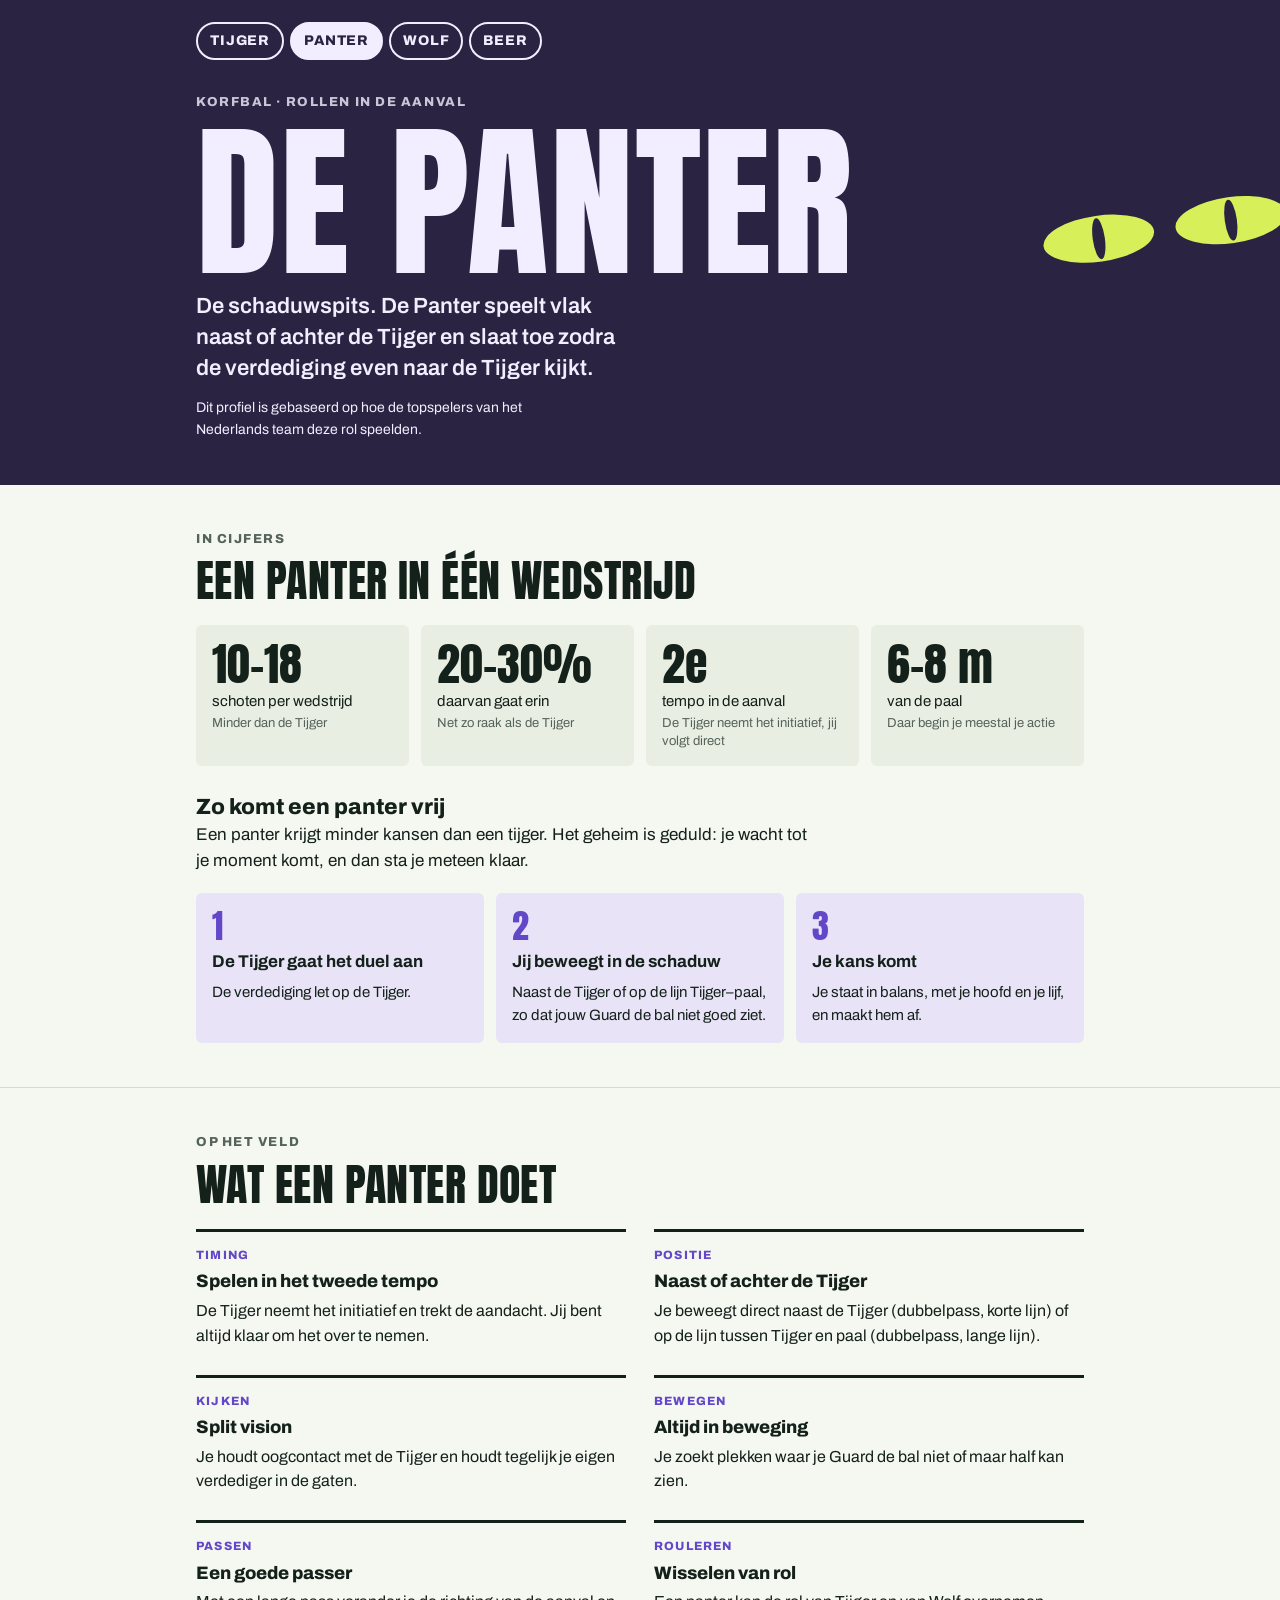
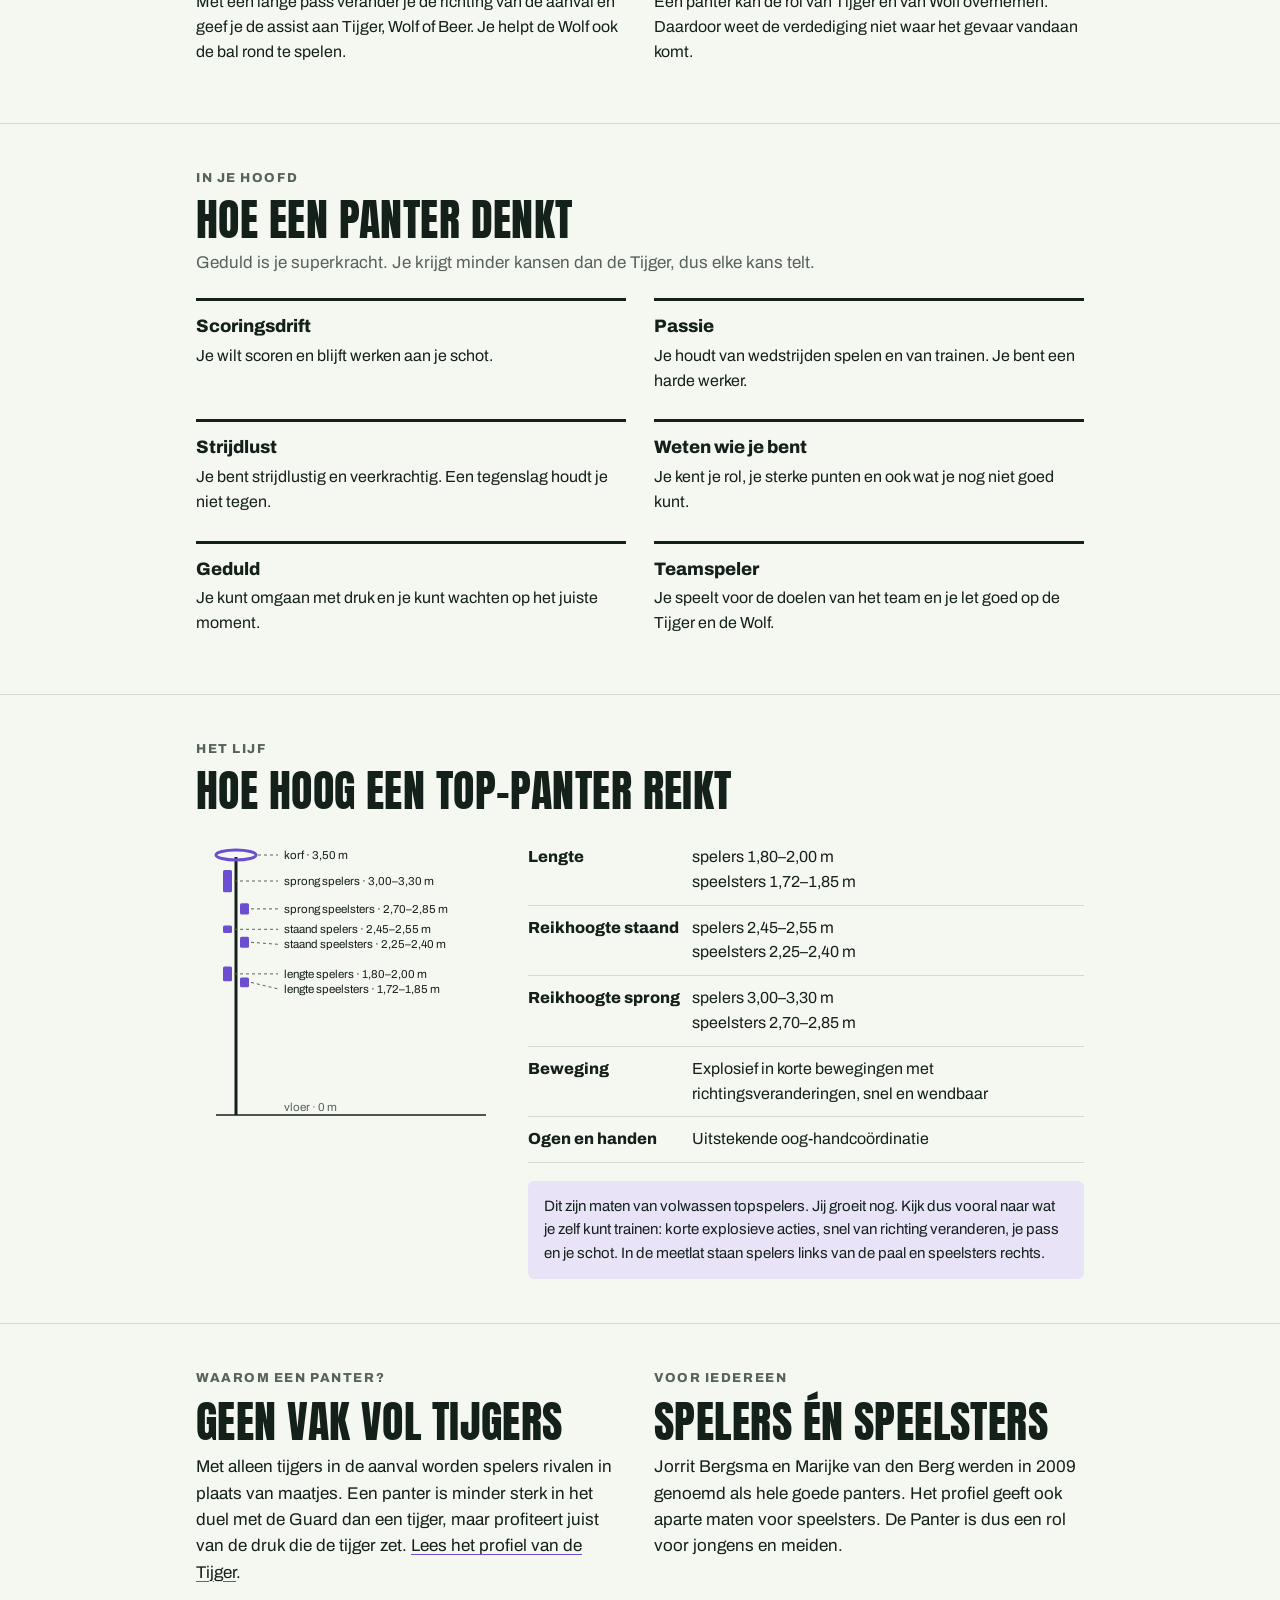
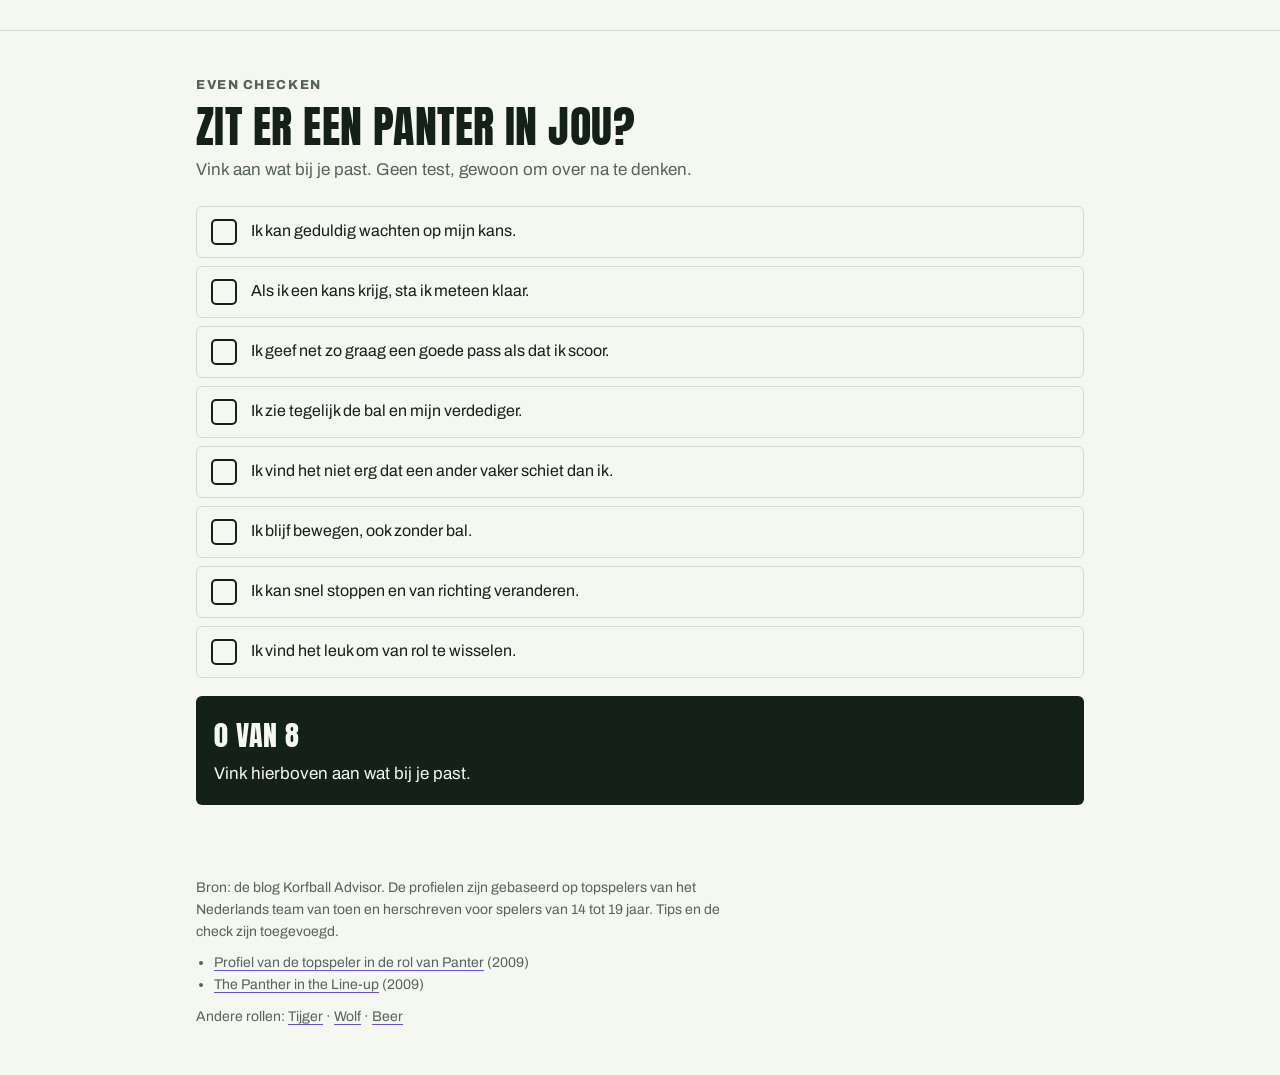
<file: panter.html>
<!doctype html>
<html lang="nl">
<head>
<meta charset="utf-8">
<meta name="viewport" content="width=device-width, initial-scale=1, viewport-fit=cover">
<title>Profiel van de Panter</title>
<meta name="description" content="Het korfbalprofiel van de Panter, herschreven voor spelers van 14 tot 19 jaar.">
<link rel="preconnect" href="https://fonts.googleapis.com">
<link rel="preconnect" href="https://fonts.gstatic.com" crossorigin>
<link rel="stylesheet" href="https://fonts.googleapis.com/css2?family=Anton&family=Archivo:wght@400;600;800&display=swap">
<link rel="stylesheet" href="style.css?v=2">
<style>
:root { --band: #2A2342; --on-band: #F2EEFF; --deco: #D7F05A; --acc: #6247C9; --fill: #6B4FD0; --on-fill: #FFFFFF; --soft: #E8E3F7 }
@media (prefers-color-scheme: dark) { :root:not([data-theme="light"]) { --band: #271F40; --on-band: #F2EEFF; --deco: #D7F05A; --acc: #B7A5FF; --fill: #A891FF; --on-fill: #14201A; --soft: #2A2442 } }
:root[data-theme="dark"] { --band: #271F40; --on-band: #F2EEFF; --deco: #D7F05A; --acc: #B7A5FF; --fill: #A891FF; --on-fill: #14201A; --soft: #2A2442 }
</style>
</head>
<body>
<header class="hero">
  <svg class="deco" viewBox="0 0 400 400" preserveAspectRatio="xMaxYMid slice" aria-hidden="true"><g transform="rotate(-8 300 190)"><ellipse class="d" cx="250" cy="190" rx="46" ry="19"/><ellipse class="b" cx="250" cy="190" rx="5" ry="17"/><ellipse class="d" cx="360" cy="190" rx="46" ry="19"/><ellipse class="b" cx="360" cy="190" rx="5" ry="17"/></g></svg>
  <div class="wrap">
    <nav class="roles" aria-label="Rollen in de aanval"><a href="index.html">Tijger</a><a href="panter.html" aria-current="page">Panter</a><a href="wolf.html">Wolf</a><a href="beer.html">Beer</a></nav>
    <span class="eyebrow">Korfbal · rollen in de aanval</span>
    <h1>De Panter</h1>
    <p class="lead">De schaduwspits. De Panter speelt vlak naast of achter de Tijger en slaat toe zodra de verdediging even naar de Tijger kijkt.</p>
    <p class="note">Dit profiel is gebaseerd op hoe de topspelers van het Nederlands team deze rol speelden.</p>
  </div>
</header>
<main>
<section><div class="wrap"><div class="sec-head"><span class="eyebrow">In cijfers</span><h2>Een panter in één wedstrijd</h2></div><div class="stats"><div class="stat"><b>10–18</b><span>schoten per wedstrijd</span><small>Minder dan de Tijger</small></div><div class="stat"><b>20–30%</b><span>daarvan gaat erin</span><small>Net zo raak als de Tijger</small></div><div class="stat"><b>2e</b><span>tempo in de aanval</span><small>De Tijger neemt het initiatief, jij volgt direct</small></div><div class="stat"><b>6–8 m</b><span>van de paal</span><small>Daar begin je meestal je actie</small></div></div><div class="feature"><div><h3>Zo komt een panter vrij</h3><p>Een panter krijgt minder kansen dan een tijger. Het geheim is geduld: je wacht tot je moment komt, en dan sta je meteen klaar.</p></div><ol class="seq"><li><b>De Tijger gaat het duel aan</b><span>De verdediging let op de Tijger.</span></li><li><b>Jij beweegt in de schaduw</b><span>Naast de Tijger of op de lijn Tijger–paal, zo dat jouw Guard de bal niet goed ziet.</span></li><li><b>Je kans komt</b><span>Je staat in balans, met je hoofd en je lijf, en maakt hem af.</span></li></ol></div></div></section>
<section><div class="wrap"><div class="sec-head"><span class="eyebrow">Op het veld</span><h2>Wat een panter doet</h2></div><div class="grid"><div class="item"><span class="tag">Timing</span><h3>Spelen in het tweede tempo</h3><p>De Tijger neemt het initiatief en trekt de aandacht. Jij bent altijd klaar om het over te nemen.</p></div><div class="item"><span class="tag">Positie</span><h3>Naast of achter de Tijger</h3><p>Je beweegt direct naast de Tijger (dubbelpass, korte lijn) of op de lijn tussen Tijger en paal (dubbelpass, lange lijn).</p></div><div class="item"><span class="tag">Kijken</span><h3>Split vision</h3><p>Je houdt oogcontact met de Tijger en houdt tegelijk je eigen verdediger in de gaten.</p></div><div class="item"><span class="tag">Bewegen</span><h3>Altijd in beweging</h3><p>Je zoekt plekken waar je Guard de bal niet of maar half kan zien.</p></div><div class="item"><span class="tag">Passen</span><h3>Een goede passer</h3><p>Met een lange pass verander je de richting van de aanval en geef je de assist aan Tijger, Wolf of Beer. Je helpt de Wolf ook de bal rond te spelen.</p></div><div class="item"><span class="tag">Rouleren</span><h3>Wisselen van rol</h3><p>Een panter kan de rol van Tijger en van Wolf overnemen. Daardoor weet de verdediging niet waar het gevaar vandaan komt.</p></div></div></div></section>
<section><div class="wrap"><div class="sec-head"><span class="eyebrow">In je hoofd</span><h2>Hoe een panter denkt</h2><p>Geduld is je superkracht. Je krijgt minder kansen dan de Tijger, dus elke kans telt.</p></div><div class="grid"><div class="item"><h3>Scoringsdrift</h3><p>Je wilt scoren en blijft werken aan je schot.</p></div><div class="item"><h3>Passie</h3><p>Je houdt van wedstrijden spelen en van trainen. Je bent een harde werker.</p></div><div class="item"><h3>Strijdlust</h3><p>Je bent strijdlustig en veerkrachtig. Een tegenslag houdt je niet tegen.</p></div><div class="item"><h3>Weten wie je bent</h3><p>Je kent je rol, je sterke punten en ook wat je nog niet goed kunt.</p></div><div class="item"><h3>Geduld</h3><p>Je kunt omgaan met druk en je kunt wachten op het juiste moment.</p></div><div class="item"><h3>Teamspeler</h3><p>Je speelt voor de doelen van het team en je let goed op de Tijger en de Wolf.</p></div></div></div></section>
<section><div class="wrap"><div class="sec-head"><span class="eyebrow">Het lijf</span><h2>Hoe hoog een top-panter reikt</h2></div><div class="body-wrap"><svg class="ruler" viewBox="0 0 300 300" role="img" aria-label="Schaal van 0 tot 3,50 meter met lengte en reikhoogte van spelers en speelsters in de rol van Panter, korf op 3,50 m"><line class="ln" x1="40" y1="280" x2="40" y2="22" stroke-width="3"/><line class="ln" x1="20" y1="280" x2="290" y2="280" stroke-width="1.5"/><ellipse class="korf" cx="40" cy="20" rx="20" ry="5" stroke-width="3"/><line class="tick" x1="62" y1="20" x2="82" y2="20"/><text x="88" y="24">korf · 3,50 m</text><rect class="band" x="27" y="34.9" width="9" height="22.3" rx="1.5"/><line class="tick" x1="38" y1="46.0" x2="82" y2="46.0"/><text x="88" y="50.0">sprong spelers · 3,00–3,30 m</text><rect class="band" x="44" y="68.3" width="9" height="11.1" rx="1.5"/><line class="tick" x1="55" y1="73.9" x2="82" y2="73.9"/><text x="88" y="77.9">sprong speelsters · 2,70–2,85 m</text><rect class="band" x="27" y="90.6" width="9" height="7.4" rx="1.5"/><line class="tick" x1="38" y1="94.3" x2="82" y2="94.3"/><text x="88" y="98.3">staand spelers · 2,45–2,55 m</text><rect class="band" x="44" y="101.7" width="9" height="11.1" rx="1.5"/><line class="tick" x1="55" y1="107.3" x2="82" y2="109.3"/><text x="88" y="113.3">staand speelsters · 2,25–2,40 m</text><rect class="band" x="27" y="131.4" width="9" height="14.9" rx="1.5"/><line class="tick" x1="38" y1="138.9" x2="82" y2="138.9"/><text x="88" y="142.9">lengte spelers · 1,80–2,00 m</text><rect class="band" x="44" y="142.6" width="9" height="9.7" rx="1.5"/><line class="tick" x1="55" y1="147.4" x2="82" y2="153.9"/><text x="88" y="157.9">lengte speelsters · 1,72–1,85 m</text><text class="mut" x="88" y="276">vloer · 0 m</text></svg><div><dl class="facts"><div class="fact"><dt>Lengte</dt><dd>spelers 1,80–2,00 m<br>speelsters 1,72–1,85 m</dd></div><div class="fact"><dt>Reikhoogte staand</dt><dd>spelers 2,45–2,55 m<br>speelsters 2,25–2,40 m</dd></div><div class="fact"><dt>Reikhoogte sprong</dt><dd>spelers 3,00–3,30 m<br>speelsters 2,70–2,85 m</dd></div><div class="fact"><dt>Beweging</dt><dd>Explosief in korte bewegingen met richtingsveranderingen, snel en wendbaar</dd></div><div class="fact"><dt>Ogen en handen</dt><dd>Uitstekende oog-handcoördinatie</dd></div></dl><p class="callout">Dit zijn maten van volwassen topspelers. Jij groeit nog. Kijk dus vooral naar wat je zelf kunt trainen: korte explosieve acties, snel van richting veranderen, je pass en je schot. In de meetlat staan spelers links van de paal en speelsters rechts.</p></div></div></div></section>

<section><div class="wrap duo"><div><span class="eyebrow">Waarom een panter?</span><h2>Geen vak vol tijgers</h2><p>Met alleen tijgers in de aanval worden spelers rivalen in plaats van maatjes. Een panter is minder sterk in het duel met de Guard dan een tijger, maar profiteert juist van de druk die de tijger zet. <a href="index.html">Lees het profiel van de Tijger</a>.</p></div><div><span class="eyebrow">Voor iedereen</span><h2>Spelers én speelsters</h2><p>Jorrit Bergsma en Marijke van den Berg werden in 2009 genoemd als hele goede panters. Het profiel geeft ook aparte maten voor speelsters. De Panter is dus een rol voor jongens en meiden.</p></div></div></section>
<section><div class="wrap"><div class="sec-head"><span class="eyebrow">Even checken</span><h2>Zit er een panter in jou?</h2><p>Vink aan wat bij je past. Geen test, gewoon om over na te denken.</p></div><ul class="check" id="check"><li><label for="c1"><input type="checkbox" id="c1"><span class="box"><svg viewBox="0 0 16 16" aria-hidden="true"><path d="M3 8.5l3.2 3L13 4.5" fill="none" stroke-width="2.5" stroke-linecap="round" stroke-linejoin="round"/></svg></span><span>Ik kan geduldig wachten op mijn kans.</span></label></li><li><label for="c2"><input type="checkbox" id="c2"><span class="box"><svg viewBox="0 0 16 16" aria-hidden="true"><path d="M3 8.5l3.2 3L13 4.5" fill="none" stroke-width="2.5" stroke-linecap="round" stroke-linejoin="round"/></svg></span><span>Als ik een kans krijg, sta ik meteen klaar.</span></label></li><li><label for="c3"><input type="checkbox" id="c3"><span class="box"><svg viewBox="0 0 16 16" aria-hidden="true"><path d="M3 8.5l3.2 3L13 4.5" fill="none" stroke-width="2.5" stroke-linecap="round" stroke-linejoin="round"/></svg></span><span>Ik geef net zo graag een goede pass als dat ik scoor.</span></label></li><li><label for="c4"><input type="checkbox" id="c4"><span class="box"><svg viewBox="0 0 16 16" aria-hidden="true"><path d="M3 8.5l3.2 3L13 4.5" fill="none" stroke-width="2.5" stroke-linecap="round" stroke-linejoin="round"/></svg></span><span>Ik zie tegelijk de bal en mijn verdediger.</span></label></li><li><label for="c5"><input type="checkbox" id="c5"><span class="box"><svg viewBox="0 0 16 16" aria-hidden="true"><path d="M3 8.5l3.2 3L13 4.5" fill="none" stroke-width="2.5" stroke-linecap="round" stroke-linejoin="round"/></svg></span><span>Ik vind het niet erg dat een ander vaker schiet dan ik.</span></label></li><li><label for="c6"><input type="checkbox" id="c6"><span class="box"><svg viewBox="0 0 16 16" aria-hidden="true"><path d="M3 8.5l3.2 3L13 4.5" fill="none" stroke-width="2.5" stroke-linecap="round" stroke-linejoin="round"/></svg></span><span>Ik blijf bewegen, ook zonder bal.</span></label></li><li><label for="c7"><input type="checkbox" id="c7"><span class="box"><svg viewBox="0 0 16 16" aria-hidden="true"><path d="M3 8.5l3.2 3L13 4.5" fill="none" stroke-width="2.5" stroke-linecap="round" stroke-linejoin="round"/></svg></span><span>Ik kan snel stoppen en van richting veranderen.</span></label></li><li><label for="c8"><input type="checkbox" id="c8"><span class="box"><svg viewBox="0 0 16 16" aria-hidden="true"><path d="M3 8.5l3.2 3L13 4.5" fill="none" stroke-width="2.5" stroke-linecap="round" stroke-linejoin="round"/></svg></span><span>Ik vind het leuk om van rol te wisselen.</span></label></li></ul>
<div class="result" aria-live="polite"><b id="score">0 van 8</b><span id="verdict">Vink hierboven aan wat bij je past.</span></div></div></section>
</main>
<footer>
  <div class="wrap">
    <p>Bron: de blog Korfball Advisor. De profielen zijn gebaseerd op topspelers van het Nederlands team van toen en herschreven voor spelers van 14 tot 19 jaar. Tips en de check zijn toegevoegd.</p>
    <ul><li><a href="https://korfballadvisor.blogspot.com/2009/10/zij-vormen-samen-de-zogenaamde-action.html" target="_blank" rel="noopener">Profiel van de topspeler in de rol van Panter</a> (2009)</li><li><a href="https://korfballadvisor.blogspot.com/2009/03/panther-in-line-up.html" target="_blank" rel="noopener">The Panther in the Line-up</a> (2009)</li></ul>
    <p>Andere rollen: <a href="index.html">Tijger</a> · <a href="wolf.html">Wolf</a> · <a href="beer.html">Beer</a></p>
  </div>
</footer>
<script>
(function () {
  var boxes = document.querySelectorAll('#check input');
  var score = document.getElementById('score');
  var verdict = document.getElementById('verdict');
  function update() {
    var n = 0;
    boxes.forEach(function (b) { if (b.checked) n++; });
    score.textContent = n + ' van 8';
    if (n === 0) verdict.textContent = 'Vink hierboven aan wat bij je past.';
    else if (n <= 2) verdict.textContent = 'Je kracht zit waarschijnlijk ergens anders. Kijk ook eens bij de Tijger, de Wolf of de Beer.';
    else if (n <= 5) verdict.textContent = 'Er zit een panter in je. Train je timing en je pass, en kijk wat er gebeurt.';
    else verdict.textContent = 'Panter-alarm. Vraag je trainer eens of deze rol bij je past.';
  }
  boxes.forEach(function (b) { b.addEventListener('change', update); });
  update();
})();
</script>
</body>
</html>
</file>
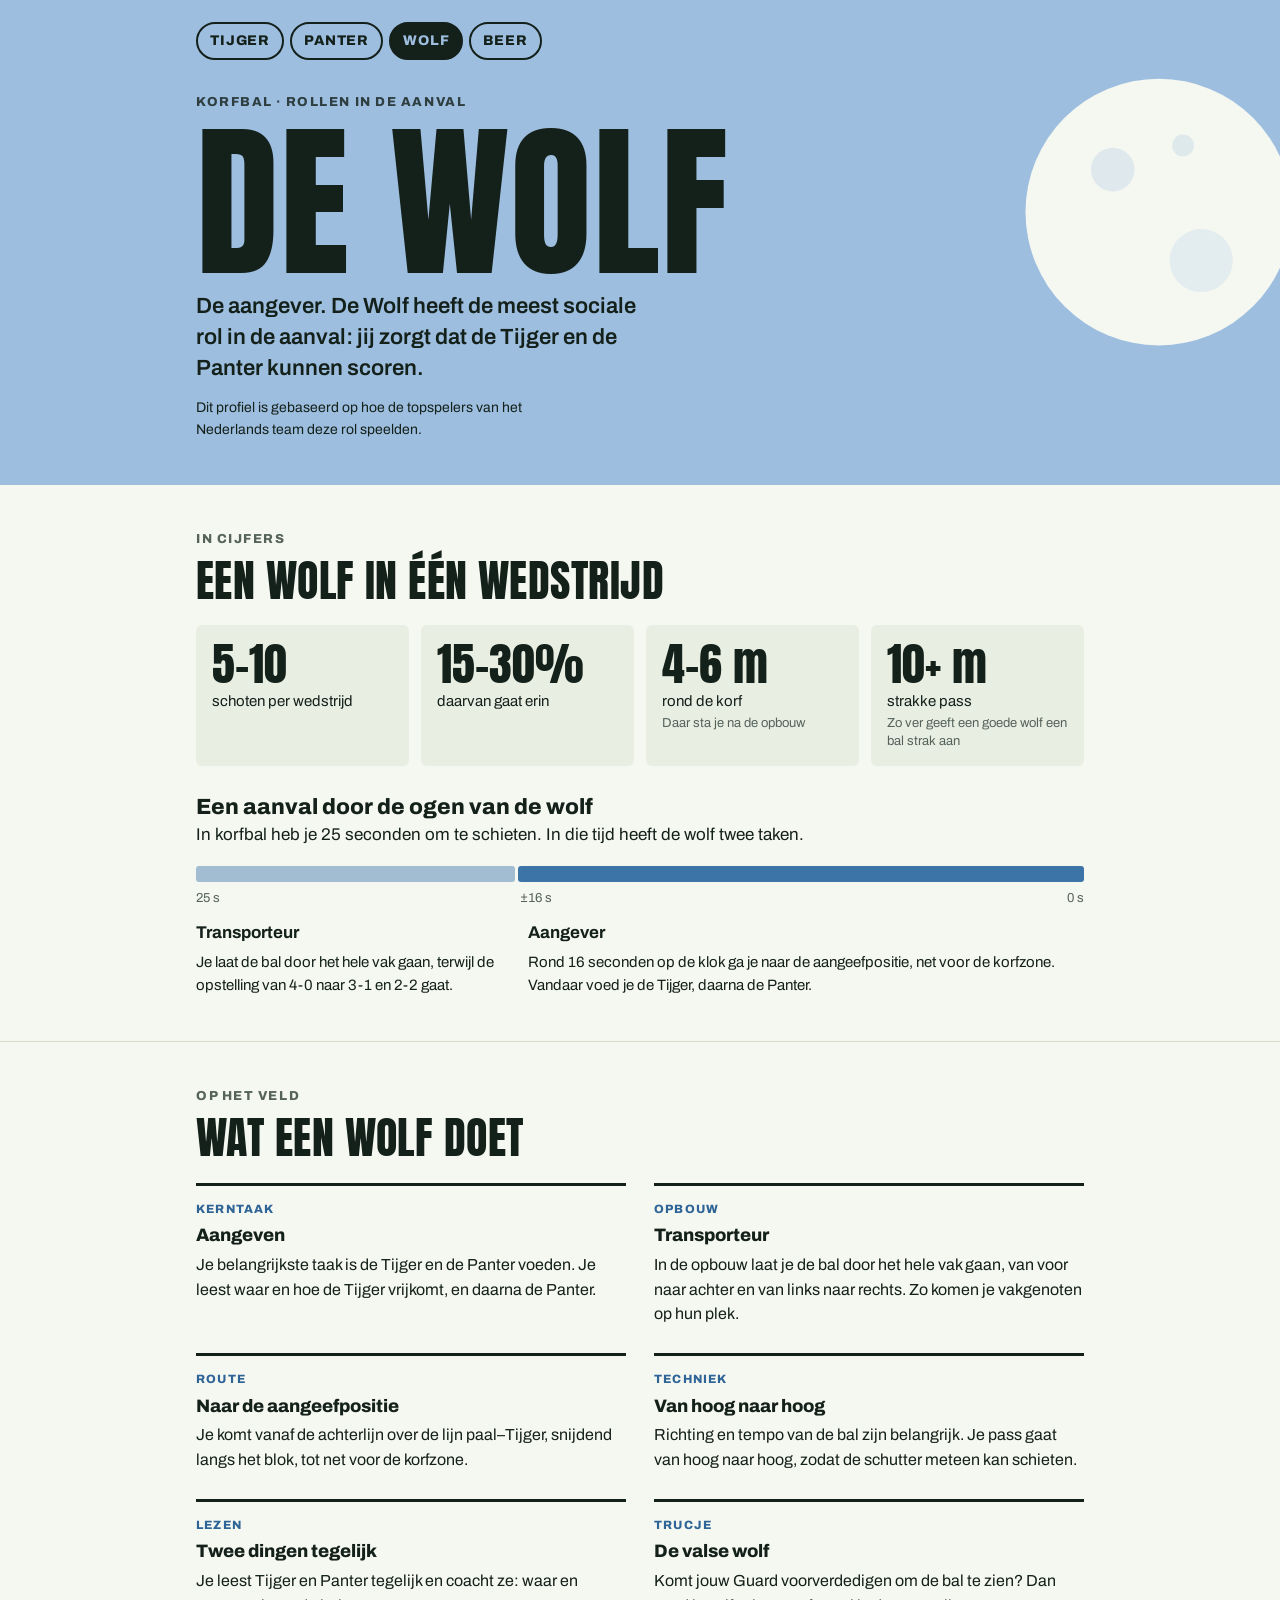
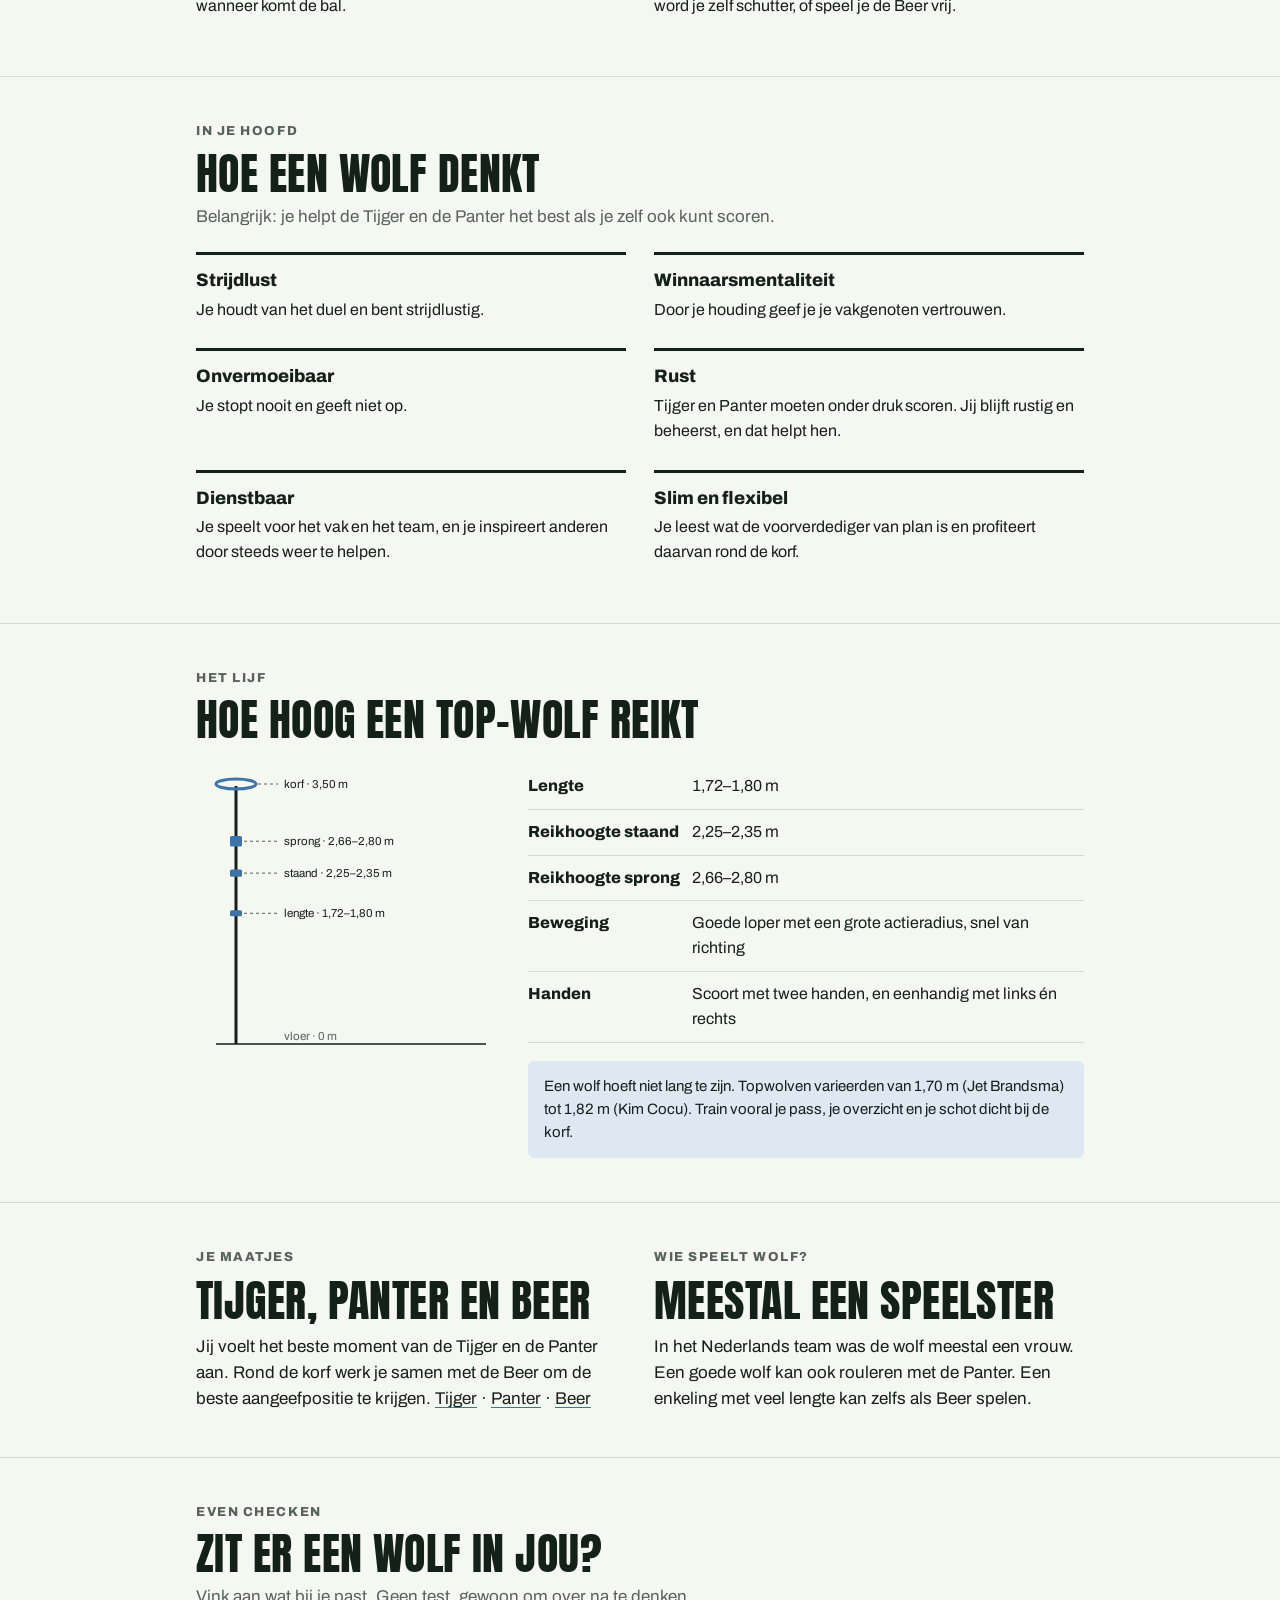
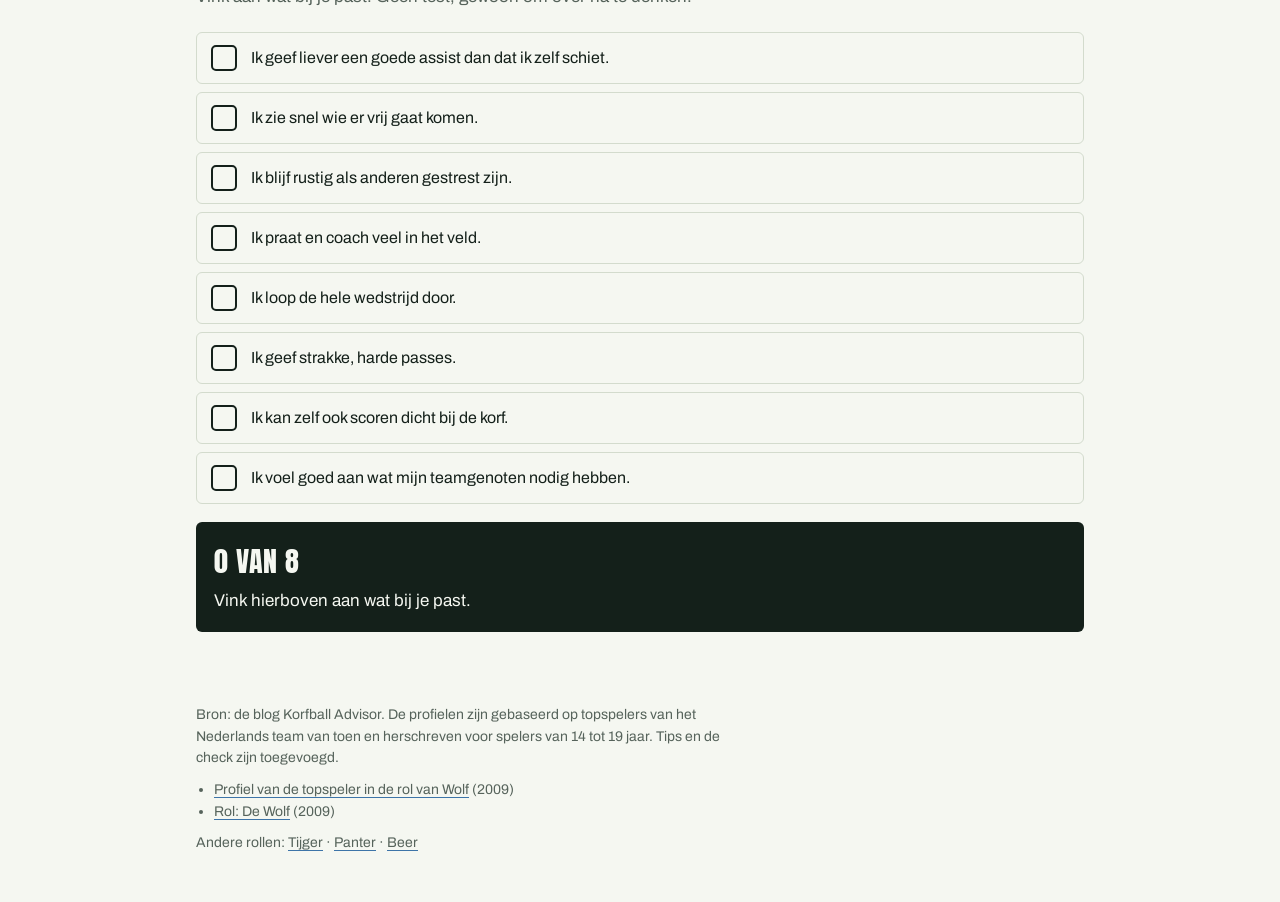
<file: wolf.html>
<!doctype html>
<html lang="nl">
<head>
<meta charset="utf-8">
<meta name="viewport" content="width=device-width, initial-scale=1, viewport-fit=cover">
<title>Profiel van de Wolf</title>
<meta name="description" content="Het korfbalprofiel van de Wolf, herschreven voor spelers van 14 tot 19 jaar.">
<link rel="preconnect" href="https://fonts.googleapis.com">
<link rel="preconnect" href="https://fonts.gstatic.com" crossorigin>
<link rel="stylesheet" href="https://fonts.googleapis.com/css2?family=Anton&family=Archivo:wght@400;600;800&display=swap">
<link rel="stylesheet" href="style.css?v=2">
<style>
:root { --band: #9DBEDF; --on-band: #14201A; --deco: #F5F7F1; --acc: #2F6496; --fill: #3D74A8; --on-fill: #FFFFFF; --soft: #DDE8F3 }
@media (prefers-color-scheme: dark) { :root:not([data-theme="light"]) { --band: #6F94BA; --on-band: #0F1612; --deco: #E9EEF4; --acc: #9CC3EA; --fill: #7FAEDB; --on-fill: #14201A; --soft: #1C2A38 } }
:root[data-theme="dark"] { --band: #6F94BA; --on-band: #0F1612; --deco: #E9EEF4; --acc: #9CC3EA; --fill: #7FAEDB; --on-fill: #14201A; --soft: #1C2A38 }
</style>
</head>
<body>
<header class="hero">
  <svg class="deco" viewBox="0 0 400 400" preserveAspectRatio="xMaxYMid slice" aria-hidden="true"><circle class="d" cx="300" cy="175" r="110"/><circle class="b" cx="262" cy="140" r="18" opacity=".25"/><circle class="b" cx="335" cy="215" r="26" opacity=".2"/><circle class="b" cx="320" cy="120" r="9" opacity=".25"/></svg>
  <div class="wrap">
    <nav class="roles" aria-label="Rollen in de aanval"><a href="index.html">Tijger</a><a href="panter.html">Panter</a><a href="wolf.html" aria-current="page">Wolf</a><a href="beer.html">Beer</a></nav>
    <span class="eyebrow">Korfbal · rollen in de aanval</span>
    <h1>De Wolf</h1>
    <p class="lead">De aangever. De Wolf heeft de meest sociale rol in de aanval: jij zorgt dat de Tijger en de Panter kunnen scoren.</p>
    <p class="note">Dit profiel is gebaseerd op hoe de topspelers van het Nederlands team deze rol speelden.</p>
  </div>
</header>
<main>
<section><div class="wrap"><div class="sec-head"><span class="eyebrow">In cijfers</span><h2>Een wolf in één wedstrijd</h2></div><div class="stats"><div class="stat"><b>5–10</b><span>schoten per wedstrijd</span></div><div class="stat"><b>15–30%</b><span>daarvan gaat erin</span></div><div class="stat"><b>4–6 m</b><span>rond de korf</span><small>Daar sta je na de opbouw</small></div><div class="stat"><b>10+ m</b><span>strakke pass</span><small>Zo ver geeft een goede wolf een bal strak aan</small></div></div><div class="feature"><div><h3>Een aanval door de ogen van de wolf</h3><p>In korfbal heb je 25 seconden om te schieten. In die tijd heeft de wolf twee taken.</p></div><div><div class="clock-bar" role="img" aria-label="Schotklok van 25 seconden: eerste 9 seconden transporteur, daarna aangever"><i></i><i></i></div><div class="clock-scale" aria-hidden="true"><span>25 s</span><span><span>±16 s</span><span>0 s</span></span></div><div class="clock-text"><div><b>Transporteur</b><span>Je laat de bal door het hele vak gaan, terwijl de opstelling van 4-0 naar 3-1 en 2-2 gaat.</span></div><div><b>Aangever</b><span>Rond 16 seconden op de klok ga je naar de aangeefpositie, net voor de korfzone. Vandaar voed je de Tijger, daarna de Panter.</span></div></div></div></div></div></section>
<section><div class="wrap"><div class="sec-head"><span class="eyebrow">Op het veld</span><h2>Wat een wolf doet</h2></div><div class="grid"><div class="item"><span class="tag">Kerntaak</span><h3>Aangeven</h3><p>Je belangrijkste taak is de Tijger en de Panter voeden. Je leest waar en hoe de Tijger vrijkomt, en daarna de Panter.</p></div><div class="item"><span class="tag">Opbouw</span><h3>Transporteur</h3><p>In de opbouw laat je de bal door het hele vak gaan, van voor naar achter en van links naar rechts. Zo komen je vakgenoten op hun plek.</p></div><div class="item"><span class="tag">Route</span><h3>Naar de aangeefpositie</h3><p>Je komt vanaf de achterlijn over de lijn paal–Tijger, snijdend langs het blok, tot net voor de korfzone.</p></div><div class="item"><span class="tag">Techniek</span><h3>Van hoog naar hoog</h3><p>Richting en tempo van de bal zijn belangrijk. Je pass gaat van hoog naar hoog, zodat de schutter meteen kan schieten.</p></div><div class="item"><span class="tag">Lezen</span><h3>Twee dingen tegelijk</h3><p>Je leest Tijger en Panter tegelijk en coacht ze: waar en wanneer komt de bal.</p></div><div class="item"><span class="tag">Trucje</span><h3>De valse wolf</h3><p>Komt jouw Guard voorverdedigen om de bal te zien? Dan word je zelf schutter, of speel je de Beer vrij.</p></div></div></div></section>
<section><div class="wrap"><div class="sec-head"><span class="eyebrow">In je hoofd</span><h2>Hoe een wolf denkt</h2><p>Belangrijk: je helpt de Tijger en de Panter het best als je zelf ook kunt scoren.</p></div><div class="grid"><div class="item"><h3>Strijdlust</h3><p>Je houdt van het duel en bent strijdlustig.</p></div><div class="item"><h3>Winnaarsmentaliteit</h3><p>Door je houding geef je je vakgenoten vertrouwen.</p></div><div class="item"><h3>Onvermoeibaar</h3><p>Je stopt nooit en geeft niet op.</p></div><div class="item"><h3>Rust</h3><p>Tijger en Panter moeten onder druk scoren. Jij blijft rustig en beheerst, en dat helpt hen.</p></div><div class="item"><h3>Dienstbaar</h3><p>Je speelt voor het vak en het team, en je inspireert anderen door steeds weer te helpen.</p></div><div class="item"><h3>Slim en flexibel</h3><p>Je leest wat de voorverdediger van plan is en profiteert daarvan rond de korf.</p></div></div></div></section>
<section><div class="wrap"><div class="sec-head"><span class="eyebrow">Het lijf</span><h2>Hoe hoog een top-wolf reikt</h2></div><div class="body-wrap"><svg class="ruler" viewBox="0 0 300 300" role="img" aria-label="Schaal van 0 tot 3,50 meter: lengte 1,72 tot 1,80 m, reikhoogte staand 2,25 tot 2,35 m, in sprong 2,66 tot 2,80 m, korf op 3,50 m"><line class="ln" x1="40" y1="280" x2="40" y2="22" stroke-width="3"/><line class="ln" x1="20" y1="280" x2="290" y2="280" stroke-width="1.5"/><ellipse class="korf" cx="40" cy="20" rx="20" ry="5" stroke-width="3"/><line class="tick" x1="62" y1="20" x2="82" y2="20"/><text x="88" y="24">korf · 3,50 m</text><rect class="band" x="34" y="72.0" width="12" height="10.4" rx="1.5"/><line class="tick" x1="48" y1="77.2" x2="82" y2="77.2"/><text x="88" y="81.2">sprong · 2,66–2,80 m</text><rect class="band" x="34" y="105.4" width="12" height="7.4" rx="1.5"/><line class="tick" x1="48" y1="109.1" x2="82" y2="109.1"/><text x="88" y="113.1">staand · 2,25–2,35 m</text><rect class="band" x="34" y="146.3" width="12" height="5.9" rx="1.5"/><line class="tick" x1="48" y1="149.3" x2="82" y2="149.3"/><text x="88" y="153.3">lengte · 1,72–1,80 m</text><text class="mut" x="88" y="276">vloer · 0 m</text></svg><div><dl class="facts"><div class="fact"><dt>Lengte</dt><dd>1,72–1,80 m</dd></div><div class="fact"><dt>Reikhoogte staand</dt><dd>2,25–2,35 m</dd></div><div class="fact"><dt>Reikhoogte sprong</dt><dd>2,66–2,80 m</dd></div><div class="fact"><dt>Beweging</dt><dd>Goede loper met een grote actieradius, snel van richting</dd></div><div class="fact"><dt>Handen</dt><dd>Scoort met twee handen, en eenhandig met links én rechts</dd></div></dl><p class="callout">Een wolf hoeft niet lang te zijn. Topwolven varieerden van 1,70 m (Jet Brandsma) tot 1,82 m (Kim Cocu). Train vooral je pass, je overzicht en je schot dicht bij de korf.</p></div></div></div></section>

<section><div class="wrap duo"><div><span class="eyebrow">Je maatjes</span><h2>Tijger, Panter en Beer</h2><p>Jij voelt het beste moment van de Tijger en de Panter aan. Rond de korf werk je samen met de Beer om de beste aangeefpositie te krijgen. <a href="index.html">Tijger</a> · <a href="panter.html">Panter</a> · <a href="beer.html">Beer</a></p></div><div><span class="eyebrow">Wie speelt wolf?</span><h2>Meestal een speelster</h2><p>In het Nederlands team was de wolf meestal een vrouw. Een goede wolf kan ook rouleren met de Panter. Een enkeling met veel lengte kan zelfs als Beer spelen.</p></div></div></section>
<section><div class="wrap"><div class="sec-head"><span class="eyebrow">Even checken</span><h2>Zit er een wolf in jou?</h2><p>Vink aan wat bij je past. Geen test, gewoon om over na te denken.</p></div><ul class="check" id="check"><li><label for="c1"><input type="checkbox" id="c1"><span class="box"><svg viewBox="0 0 16 16" aria-hidden="true"><path d="M3 8.5l3.2 3L13 4.5" fill="none" stroke-width="2.5" stroke-linecap="round" stroke-linejoin="round"/></svg></span><span>Ik geef liever een goede assist dan dat ik zelf schiet.</span></label></li><li><label for="c2"><input type="checkbox" id="c2"><span class="box"><svg viewBox="0 0 16 16" aria-hidden="true"><path d="M3 8.5l3.2 3L13 4.5" fill="none" stroke-width="2.5" stroke-linecap="round" stroke-linejoin="round"/></svg></span><span>Ik zie snel wie er vrij gaat komen.</span></label></li><li><label for="c3"><input type="checkbox" id="c3"><span class="box"><svg viewBox="0 0 16 16" aria-hidden="true"><path d="M3 8.5l3.2 3L13 4.5" fill="none" stroke-width="2.5" stroke-linecap="round" stroke-linejoin="round"/></svg></span><span>Ik blijf rustig als anderen gestrest zijn.</span></label></li><li><label for="c4"><input type="checkbox" id="c4"><span class="box"><svg viewBox="0 0 16 16" aria-hidden="true"><path d="M3 8.5l3.2 3L13 4.5" fill="none" stroke-width="2.5" stroke-linecap="round" stroke-linejoin="round"/></svg></span><span>Ik praat en coach veel in het veld.</span></label></li><li><label for="c5"><input type="checkbox" id="c5"><span class="box"><svg viewBox="0 0 16 16" aria-hidden="true"><path d="M3 8.5l3.2 3L13 4.5" fill="none" stroke-width="2.5" stroke-linecap="round" stroke-linejoin="round"/></svg></span><span>Ik loop de hele wedstrijd door.</span></label></li><li><label for="c6"><input type="checkbox" id="c6"><span class="box"><svg viewBox="0 0 16 16" aria-hidden="true"><path d="M3 8.5l3.2 3L13 4.5" fill="none" stroke-width="2.5" stroke-linecap="round" stroke-linejoin="round"/></svg></span><span>Ik geef strakke, harde passes.</span></label></li><li><label for="c7"><input type="checkbox" id="c7"><span class="box"><svg viewBox="0 0 16 16" aria-hidden="true"><path d="M3 8.5l3.2 3L13 4.5" fill="none" stroke-width="2.5" stroke-linecap="round" stroke-linejoin="round"/></svg></span><span>Ik kan zelf ook scoren dicht bij de korf.</span></label></li><li><label for="c8"><input type="checkbox" id="c8"><span class="box"><svg viewBox="0 0 16 16" aria-hidden="true"><path d="M3 8.5l3.2 3L13 4.5" fill="none" stroke-width="2.5" stroke-linecap="round" stroke-linejoin="round"/></svg></span><span>Ik voel goed aan wat mijn teamgenoten nodig hebben.</span></label></li></ul>
<div class="result" aria-live="polite"><b id="score">0 van 8</b><span id="verdict">Vink hierboven aan wat bij je past.</span></div></div></section>
</main>
<footer>
  <div class="wrap">
    <p>Bron: de blog Korfball Advisor. De profielen zijn gebaseerd op topspelers van het Nederlands team van toen en herschreven voor spelers van 14 tot 19 jaar. Tips en de check zijn toegevoegd.</p>
    <ul><li><a href="https://korfballadvisor.blogspot.com/2009/10/profiel-van-de-topspeler-in-de-rol-van_22.html" target="_blank" rel="noopener">Profiel van de topspeler in de rol van Wolf</a> (2009)</li><li><a href="https://korfballadvisor.blogspot.com/2009/09/rol-de-wolf.html" target="_blank" rel="noopener">Rol: De Wolf</a> (2009)</li></ul>
    <p>Andere rollen: <a href="index.html">Tijger</a> · <a href="panter.html">Panter</a> · <a href="beer.html">Beer</a></p>
  </div>
</footer>
<script>
(function () {
  var boxes = document.querySelectorAll('#check input');
  var score = document.getElementById('score');
  var verdict = document.getElementById('verdict');
  function update() {
    var n = 0;
    boxes.forEach(function (b) { if (b.checked) n++; });
    score.textContent = n + ' van 8';
    if (n === 0) verdict.textContent = 'Vink hierboven aan wat bij je past.';
    else if (n <= 2) verdict.textContent = 'Je kracht zit waarschijnlijk ergens anders. Kijk ook eens bij de Tijger, de Panter of de Beer.';
    else if (n <= 5) verdict.textContent = 'Er zit een wolf in je. Train je pass en je overzicht, en kijk wat er gebeurt.';
    else verdict.textContent = 'Wolf-alarm. Vraag je trainer eens of deze rol bij je past.';
  }
  boxes.forEach(function (b) { b.addEventListener('change', update); });
  update();
})();
</script>
</body>
</html>
</file>
<file: style.css>
/* Gedeelde opmaak voor de vier rolprofielen. Kleuren per rol staan in elke pagina zelf (--band, --acc, --fill, ...). */
:root {
  --bg: #F5F7F1;
  --panel: #E9EEE3;
  --ink: #14201A;
  --muted: #56635B;
  --line: #D3DBCD;
  --display: "Anton", "Impact", "Arial Narrow", sans-serif;
  --body: "Archivo", "Helvetica Neue", Arial, sans-serif;
  padding-top: env(safe-area-inset-top, 0px);
  padding-bottom: env(safe-area-inset-bottom, 0px);
}
@media (prefers-color-scheme: dark) {
  :root:not([data-theme="light"]) { --bg: #0F1612; --panel: #18231D; --ink: #EEF2EB; --muted: #9DAAA1; --line: #2B382F; color-scheme: dark; }
}
:root[data-theme="dark"] { --bg: #0F1612; --panel: #18231D; --ink: #EEF2EB; --muted: #9DAAA1; --line: #2B382F; color-scheme: dark; }

* { box-sizing: border-box; }
body { margin: 0; background: var(--bg); color: var(--ink); font-family: var(--body); font-size: 17px; line-height: 1.55; }
img { max-width: 100%; }
.wrap {
  max-width: 920px; margin: 0 auto;
  padding-left: max(16px, env(safe-area-inset-left, 0px));
  padding-right: max(16px, env(safe-area-inset-right, 0px));
}
h1, h2, h3, h4 { margin: 0; text-wrap: balance; }
h2 { font-family: var(--display); font-weight: 400; font-size: clamp(30px, 6vw, 44px); line-height: 1.05; letter-spacing: .01em; text-transform: uppercase; }
h3 { font-size: 18px; font-weight: 800; line-height: 1.25; }
p { margin: 0; max-width: 62ch; }
.eyebrow { font-size: 13px; font-weight: 800; letter-spacing: .12em; text-transform: uppercase; color: var(--muted); }
a { color: inherit; text-decoration-color: var(--fill); text-underline-offset: 3px; }
a:focus-visible, input:focus-visible + .box { outline: 3px solid var(--fill); outline-offset: 3px; }

/* Openingsband */
.hero { background: var(--band); color: var(--on-band); position: relative; overflow: hidden; }
.hero .wrap { padding-block: 22px 44px; position: relative; z-index: 1; display: grid; gap: 14px; }
.hero .eyebrow { color: var(--on-band); opacity: .8; }
.hero h1 { font-family: var(--display); font-weight: 400; font-size: clamp(72px, 19vw, 168px); line-height: .9; text-transform: uppercase; letter-spacing: .005em; }
.hero .lead { font-size: clamp(18px, 2.6vw, 22px); font-weight: 600; max-width: 34ch; line-height: 1.4; }
.hero .note { font-size: 14px; max-width: 46ch; }
.hero a:focus-visible { outline-color: var(--on-band); }
.deco { position: absolute; top: 0; right: 0; height: 100%; width: min(46%, 420px); }
.deco .d { fill: var(--deco); }
.deco .b { fill: var(--band); }
@media (max-width: 600px) { .deco { width: 52%; opacity: .5; } }

.roles { display: flex; flex-wrap: wrap; gap: 6px; margin-bottom: 18px; }
.roles a { text-decoration: none; font-size: 14px; font-weight: 800; letter-spacing: .06em; text-transform: uppercase; padding: 6px 12px; border-radius: 999px; border: 2px solid var(--on-band); color: var(--on-band); }
.roles a[aria-current="page"] { background: var(--on-band); color: var(--band); }
.roles a:hover { background: var(--on-band); color: var(--band); }

section { padding-block: 44px; border-bottom: 1px solid var(--line); }
section:last-of-type { border-bottom: 0; }
.sec-head { display: grid; gap: 8px; margin-bottom: 22px; }
.sec-head p { color: var(--muted); }

/* Cijfers */
.stats { display: grid; grid-template-columns: repeat(4, minmax(0, 1fr)); gap: 12px; }
@media (max-width: 720px) { .stats { grid-template-columns: repeat(2, minmax(0, 1fr)); } }
.stat { background: var(--panel); border-radius: 6px; padding: 16px; display: grid; gap: 4px; align-content: start; }
.stat b { font-family: var(--display); font-weight: 400; font-size: clamp(34px, 6vw, 46px); line-height: 1; font-variant-numeric: tabular-nums; }
.stat span { font-size: 15px; line-height: 1.35; }
.stat small { font-size: 13px; color: var(--muted); line-height: 1.35; }

.feature { margin-top: 28px; display: grid; gap: 18px; }
.feature h3 { font-size: 22px; }
.miss { display: grid; grid-template-columns: minmax(0, 1fr) auto; gap: 28px; align-items: center; }
@media (max-width: 620px) { .miss { grid-template-columns: minmax(0, 1fr); } }
.miss h3 { margin-bottom: 8px; }
.dots { display: grid; grid-template-columns: repeat(5, 30px); gap: 10px; }
.dot { width: 30px; height: 30px; border-radius: 50%; border: 2.5px solid var(--muted); opacity: .55; }
.dot.hit { background: var(--fill); border-color: var(--fill); opacity: 1; }
.legend { display: flex; flex-wrap: wrap; gap: 16px; margin-top: 12px; font-size: 13px; color: var(--muted); }
.legend i { display: inline-block; width: 12px; height: 12px; border-radius: 50%; vertical-align: -1px; margin-right: 6px; }
.legend .h { background: var(--fill); }
.legend .m { border: 2px solid var(--muted); opacity: .7; }

/* Panter: volgorde */
.seq { display: grid; grid-template-columns: repeat(3, minmax(0, 1fr)); gap: 12px; margin: 0; padding: 0; counter-reset: stap; }
@media (max-width: 640px) { .seq { grid-template-columns: minmax(0, 1fr); } }
.seq li { list-style: none; counter-increment: stap; display: grid; gap: 6px; align-content: start; padding: 16px; border-radius: 6px; background: var(--soft); }
.seq li::before { content: counter(stap); font-family: var(--display); font-size: 34px; line-height: 1; color: var(--acc); }
.seq b { font-size: 17px; }
.seq span { font-size: 15px; }

/* Wolf: schotklok */
.clock-bar { display: grid; grid-template-columns: 9fr 16fr; gap: 3px; height: 16px; }
.clock-bar i { border-radius: 3px; background: var(--fill); }
.clock-bar i:first-child { opacity: .45; }
.clock-scale { display: grid; grid-template-columns: 9fr 16fr; font-size: 13px; color: var(--muted); font-variant-numeric: tabular-nums; margin-top: 6px; }
.clock-scale span:last-child { display: flex; justify-content: space-between; padding-left: 4px; }
.clock-text { display: grid; grid-template-columns: 9fr 16fr; gap: 20px; margin-top: 12px; }
.clock-text div { display: grid; gap: 4px; align-content: start; min-width: 0; }
.clock-text b { font-size: 17px; }
.clock-text span { font-size: 15px; }
@media (max-width: 560px) { .clock-text { grid-template-columns: minmax(0, 1fr); gap: 12px; } }

/* Beer: vergelijking */
.charts { display: grid; grid-template-columns: repeat(2, minmax(0, 1fr)); gap: 28px; }
@media (max-width: 680px) { .charts { grid-template-columns: minmax(0, 1fr); } }
.rc { display: grid; gap: 10px; min-width: 0; }
.rc h4 { font-size: 15px; font-weight: 800; }
.rc-row { display: grid; grid-template-columns: 4.2em minmax(0, 1fr) 4.6em; gap: 10px; align-items: center; font-size: 14px; }
.rc-row.me { font-weight: 800; }
.rc-track { position: relative; height: 16px; background-image: repeating-linear-gradient(to right, var(--line) 0 1px, transparent 1px var(--step)); border-right: 1px solid var(--line); }
.rc-bar { position: absolute; top: 2px; bottom: 2px; border-radius: 3px; background: var(--muted); opacity: .45; }
.rc-row.me .rc-bar { background: var(--fill); opacity: 1; }
.rc-val { font-variant-numeric: tabular-nums; text-align: right; }
.rc-axis { display: grid; grid-template-columns: 4.2em minmax(0, 1fr) 4.6em; gap: 10px; font-size: 14px; color: var(--muted); }
.rc-axis div { position: relative; height: 1.2em; }
.rc-axis div span { font-size: 12px; position: absolute; transform: translateX(-50%); font-variant-numeric: tabular-nums; }

/* Kaarten */
.grid { display: grid; grid-template-columns: repeat(2, minmax(0, 1fr)); gap: 12px 28px; }
@media (max-width: 640px) { .grid { grid-template-columns: minmax(0, 1fr); } }
.item { display: grid; gap: 6px; align-content: start; padding-block: 14px; border-top: 3px solid var(--ink); }
.item p { font-size: 16px; }
.item .tag { font-size: 12px; font-weight: 800; letter-spacing: .1em; text-transform: uppercase; color: var(--acc); }

/* Lijf */
.body-wrap { display: grid; grid-template-columns: 300px minmax(0, 1fr); gap: 32px; align-items: start; }
@media (max-width: 680px) { .body-wrap { grid-template-columns: minmax(0, 1fr); } }
.ruler { width: 100%; max-width: 300px; height: auto; }
.ruler text { fill: var(--ink); font-family: var(--body); font-size: 11.5px; }
.ruler .mut { fill: var(--muted); }
.ruler .ln { stroke: var(--ink); }
.ruler .tick { stroke: var(--muted); stroke-dasharray: 3 3; }
.ruler .band { fill: var(--fill); }
.ruler .korf { stroke: var(--fill); fill: none; }
.facts { display: grid; margin: 0; }
.fact { display: grid; grid-template-columns: 9.5em minmax(0, 1fr); gap: 12px; padding-block: 10px; border-bottom: 1px solid var(--line); font-size: 16px; }
@media (max-width: 420px) { .fact { grid-template-columns: minmax(0, 1fr); gap: 2px; } }
.fact dt { font-weight: 800; }
.fact dd { margin: 0; font-variant-numeric: tabular-nums; }
.callout { margin-top: 18px; background: var(--soft); border-radius: 6px; padding: 14px 16px; font-size: 15px; }

/* Let op */
.watch { margin: 0; padding: 0; display: grid; gap: 12px; }
.watch li { list-style: none; display: grid; gap: 4px; padding: 16px; background: var(--panel); border-radius: 6px; }
.watch .tip { font-size: 15px; color: var(--muted); }
.watch .tip b { color: var(--ink); }

.duo { display: grid; grid-template-columns: repeat(2, minmax(0, 1fr)); gap: 28px; }
@media (max-width: 640px) { .duo { grid-template-columns: minmax(0, 1fr); } }
.duo > div { display: grid; gap: 10px; align-content: start; }
.big { font-family: var(--display); font-size: 56px; line-height: 1; color: var(--acc); font-variant-numeric: tabular-nums; }

/* Check */
.check { display: grid; gap: 8px; margin: 0; padding: 0; }
.check li { list-style: none; }
.check label { display: flex; gap: 14px; align-items: center; padding: 12px 14px; border: 1px solid var(--line); border-radius: 6px; cursor: pointer; font-size: 16px; position: relative; }
.check input { position: absolute; opacity: 0; width: 1px; height: 1px; }
.box { flex: none; width: 26px; height: 26px; border: 2.5px solid var(--ink); border-radius: 5px; display: grid; place-items: center; }
.box svg { width: 16px; height: 16px; opacity: 0; }
.box svg path { stroke: var(--on-fill); }
.check input:checked + .box { background: var(--fill); border-color: var(--fill); }
.check input:checked + .box svg { opacity: 1; }
.check input:checked ~ span { font-weight: 600; }
.result { margin-top: 18px; padding: 18px; border-radius: 6px; background: var(--ink); color: var(--bg); display: grid; gap: 4px; }
.result b { font-family: var(--display); font-weight: 400; font-size: 28px; letter-spacing: .02em; text-transform: uppercase; }

footer { padding-block: 28px 48px; font-size: 14px; color: var(--muted); }
footer .wrap { display: grid; gap: 10px; }
footer p { max-width: 70ch; }
footer ul { margin: 0; padding-left: 18px; }

@media (prefers-reduced-motion: no-preference) {
  .box, .roles a { transition: background .15s ease, border-color .15s ease, color .15s ease; }
}
</file>
